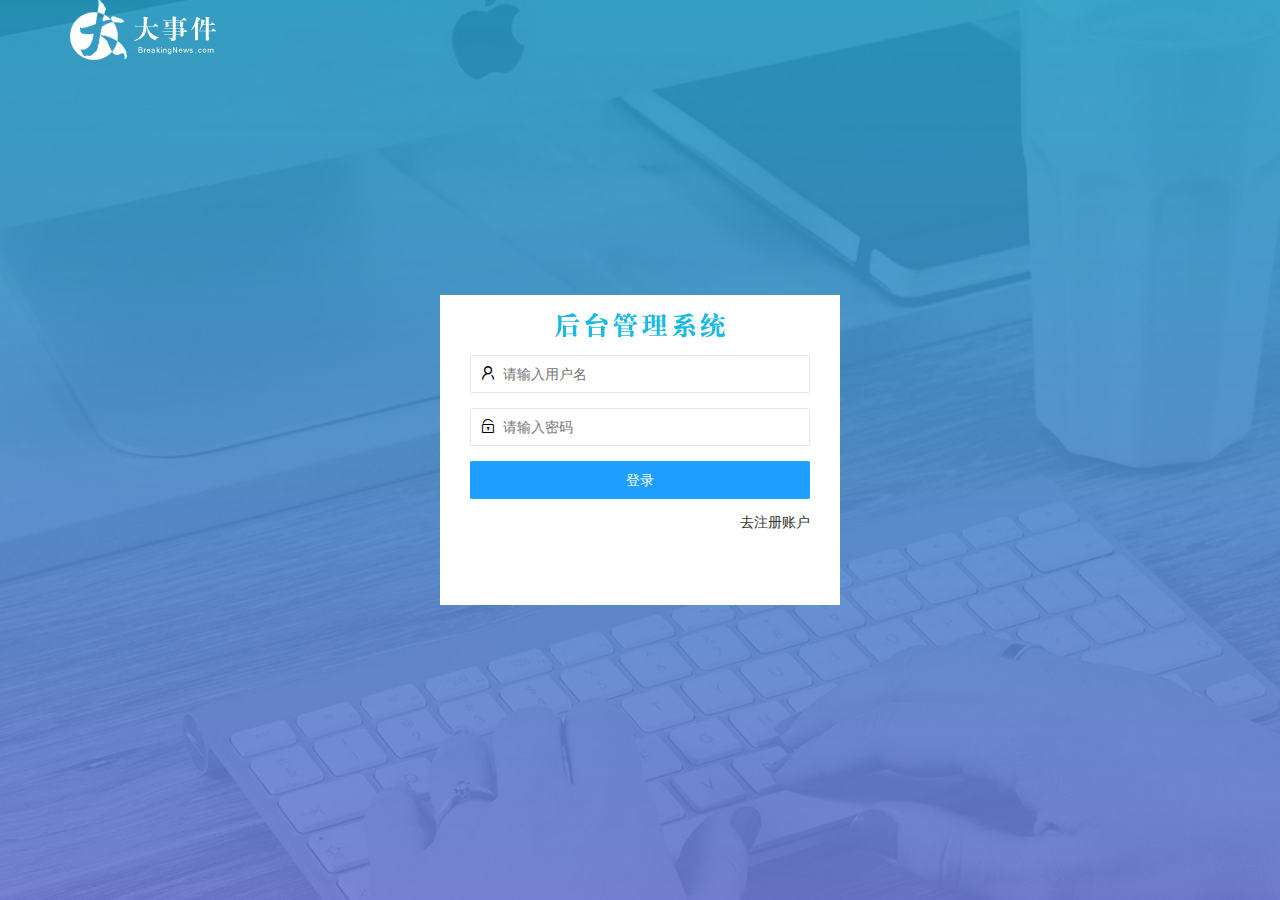
<file: login.html>
<!DOCTYPE html>
<html lang="en">
<head>
  <meta charset="UTF-8">
  <meta name="viewport" content="width=device-width, initial-scale=1.0">
  <title>大事件-登录/注册</title>
  <!-- 导入LayUI样式 -->
  <link rel="stylesheet" href="/assets/lib/layui/css/layui.css">
  <link rel="stylesheet" href="/assets/css/login.css">
</head>
<body>
  <!-- 头部的logo区域 -->
  <div class="layui-main">
    <img src="/assets/images/logo.png" alt="">
  </div>

  <!-- 登录注册区域 -->
  <div class="loginAndRegBox">
    <div class="title-box"></div>
    <!-- 登录的div -->
    <!-- 用户名 -->
    <div class="login-box" >
      <form class="layui-form" id="form_login">
        <div class="layui-form-item">
          <i class="layui-icon layui-icon-username"></i> 
          <input type="text" name="username" required  lay-verify="required" placeholder="请输入用户名" autocomplete="off" class="layui-input">
        </div>
        <!-- 密码 -->
        <div class="layui-form-item">
          <i class="layui-icon layui-icon-password"></i> 
          <input type="password" name="password" required  lay-verify="required|pwd" placeholder="请输入密码" autocomplete="off" class="layui-input">
        </div>
        <!-- 登录按钮 -->
        <div class="layui-form-item">
          <button class="layui-btn layui-btn-fluid layui-btn-normal" lay-submit >登录</button>
        </div>
        <div class="layui-form-item links">
          <div class="login-box" id="link_reg">
            <a href="javascript:;">去注册账户</a>
          </div>
        </div>
      </form>
    </div>
    
    <!-- 注册的div -->
    <div class="reg-box" >
      <form class="layui-form" id="form_reg">
        <div class="layui-form-item">
          <i class="layui-icon layui-icon-username"></i> 
          <input type="text" name="username" required  lay-verify="required" placeholder="请输入用户名" autocomplete="off" class="layui-input">
        </div>
        <!-- 密码 -->
        <div class="layui-form-item">
          <i class="layui-icon layui-icon-password"></i> 
          <input type="password" name="password" required  lay-verify="required|pwd" placeholder="请输入密码" autocomplete="off" class="layui-input">
        </div>
        <div class="layui-form-item">
          <i class="layui-icon layui-icon-password"></i> 
          <input type="password" name="repassword" required  lay-verify="required|pwd|repwd" placeholder="确认密码" autocomplete="off" class="layui-input">
        </div>
        <!-- 注册按钮 -->
        <div class="layui-form-item">
          <button class="layui-btn layui-btn-fluid layui-btn-normal" lay-submit >注册</button>
        </div>
        <div class="layui-form-item links">
          <div class="reg-box" id="link_login">
            <a href="javascript:;">去登录</a>
          </div>
        </div>
      </form>
    </div>
  </div>

  <!-- 导入layui 的js -->
  <script src="/assets/lib/layui/layui.all.js"></script>
  <!-- 导入JS -->
  <script src="/assets/lib/jquery.js"></script>
  <!-- 导入自己封装的baseAPI.js -->
  <script src="/assets/js/baseAPI.js"></script>
  <!-- 导入自己的js脚本 -->
  <script src="/assets/js/login.js"></script>
</body>
</html>
</file>
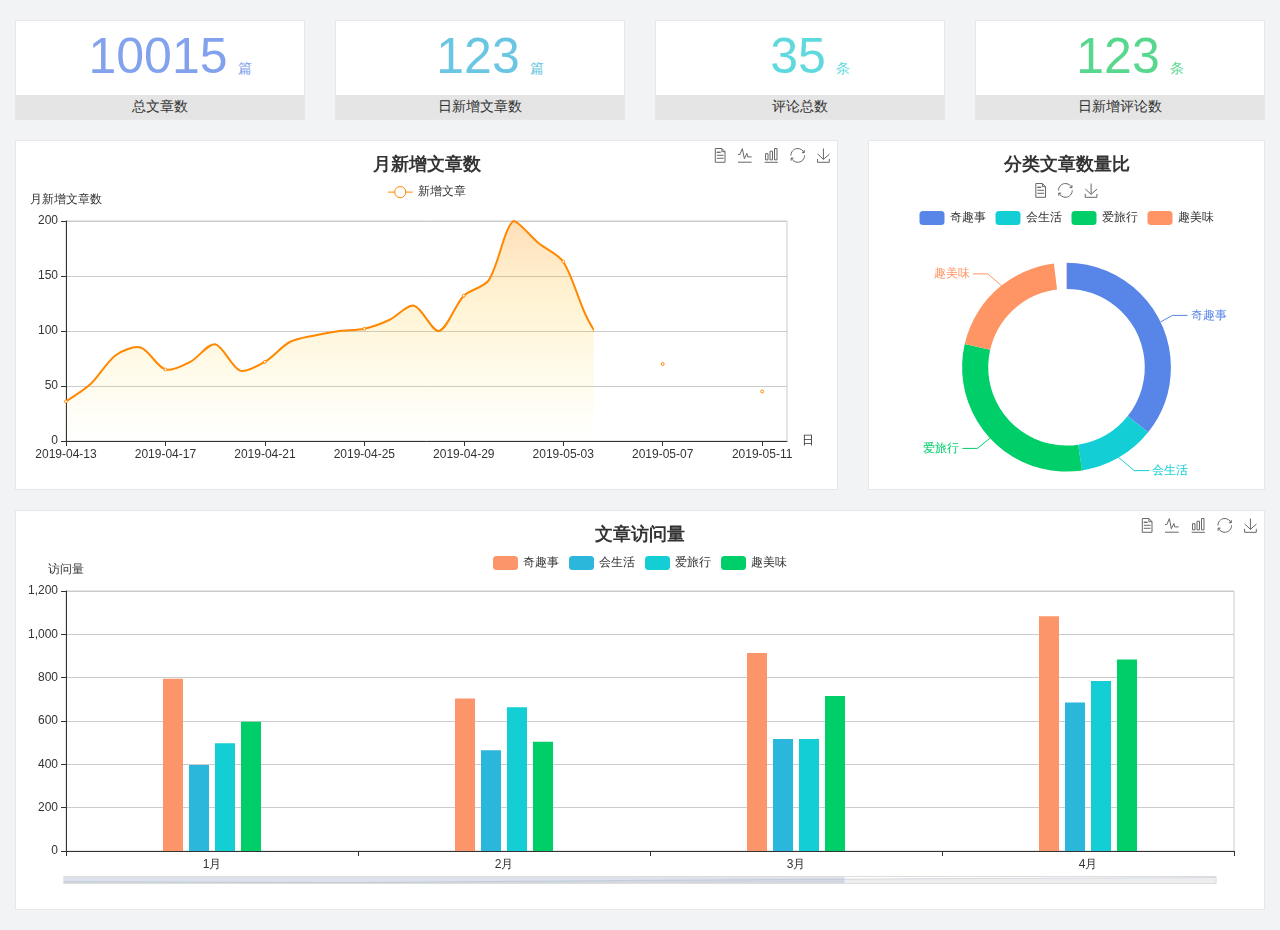
<file: home/dashboard.html>
<!DOCTYPE html>
<html lang="en">

<head>
  <meta charset="UTF-8">
  <meta name="viewport" content="width=device-width, initial-scale=1.0">
  <meta http-equiv="X-UA-Compatible" content="ie=edge">
  <title>图表统计</title>
  <link rel="stylesheet" href="../../assets/lib/bootstrap.css" />
  <link rel="stylesheet" href="../../assets/lib/main.css" />
  <script src="../../assets/lib/jquery.js"></script>
  <script type="text/javascript" src="../../assets/lib/echarts.min.js"></script>
</head>

<body>
  <div class="container-fluid">
    <div class="row spannel_list">
      <div class="col-sm-3 col-xs-6">
        <div class="spannel">
          <em>10015</em><span>篇</span>
          <b>总文章数</b>
        </div>
      </div>
      <div class="col-sm-3 col-xs-6">
        <div class="spannel scolor01">
          <em>123</em><span>篇</span>
          <b>日新增文章数</b>
        </div>
      </div>
      <div class="col-sm-3 col-xs-6">
        <div class="spannel scolor02">
          <em>35</em><span>条</span>
          <b>评论总数</b>
        </div>
      </div>
      <div class="col-sm-3 col-xs-6">
        <div class="spannel scolor03">
          <em>123</em><span>条</span>
          <b>日新增评论数</b>
        </div>
      </div>
    </div>
  </div>

  <div class="container-fluid">
    <div class="row curve-pie">
      <div class="col-lg-8 col-md-8">
        <div class="gragh_pannel" id="curve_show"></div>
      </div>
      <div class="col-lg-4 col-md-4">
        <div class="gragh_pannel" id="pie_show"></div>
      </div>
    </div>
  </div>

  <div class="container-fluid">
    <div class="column_pannel" id="column_show"></div>
  </div>

  <script>
    var oChart = echarts.init(document.getElementById('curve_show'));
    var aList_all = [
      { 'count': 36, 'date': '2019-04-13' },
      { 'count': 52, 'date': '2019-04-14' },
      { 'count': 78, 'date': '2019-04-15' },
      { 'count': 85, 'date': '2019-04-16' },
      { 'count': 65, 'date': '2019-04-17' },
      { 'count': 72, 'date': '2019-04-18' },
      { 'count': 88, 'date': '2019-04-19' },
      { 'count': 64, 'date': '2019-04-20' },
      { 'count': 72, 'date': '2019-04-21' },
      { 'count': 90, 'date': '2019-04-22' },
      { 'count': 96, 'date': '2019-04-23' },
      { 'count': 100, 'date': '2019-04-24' },
      { 'count': 102, 'date': '2019-04-25' },
      { 'count': 110, 'date': '2019-04-26' },
      { 'count': 123, 'date': '2019-04-27' },
      { 'count': 100, 'date': '2019-04-28' },
      { 'count': 132, 'date': '2019-04-29' },
      { 'count': 146, 'date': '2019-04-30' },
      { 'count': 200, 'date': '2019-05-01' },
      { 'count': 180, 'date': '2019-05-02' },
      { 'count': 163, 'date': '2019-05-03' },
      { 'count': 110, 'date': '2019-05-04' },
      { 'count': 80, 'date': '2019-05-05' },
      { 'count': 82, 'date': '2019-05-06' },
      { 'count': 70, 'date': '2019-05-07' },
      { 'count': 65, 'date': '2019-05-08' },
      { 'count': 54, 'date': '2019-05-09' },
      { 'count': 40, 'date': '2019-05-10' },
      { 'count': 45, 'date': '2019-05-11' },
      { 'count': 38, 'date': '2019-05-12' },
    ];

    let aCount = [];
    let aDate = [];

    for (var i = 0; i < aList_all.length; i++) {
      aCount.push(aList_all[i].count);
      aDate.push(aList_all[i].date);
    }

    var chartopt = {
      title: {
        text: '月新增文章数',
        left: 'center',
        top: '10'
      },
      tooltip: {
        trigger: 'axis'
      },
      legend: {
        data: ['新增文章'],
        top: '40'
      },
      toolbox: {
        show: true,
        feature: {
          mark: { show: true },
          dataView: { show: true, readOnly: false },
          magicType: { show: true, type: ['line', 'bar'] },
          restore: { show: true },
          saveAsImage: { show: true }
        }
      },
      calculable: true,
      xAxis: [
        {
          name: '日',
          type: 'category',
          boundaryGap: false,
          data: aDate
        }
      ],
      yAxis: [
        {
          name: '月新增文章数',
          type: 'value'
        }
      ],
      series: [
        {
          name: '新增文章',
          type: 'line',
          smooth: true,
          itemStyle: { normal: { areaStyle: { type: 'default' }, color: '#f80' }, lineStyle: { color: '#f80' } },
          data: aCount
        }],
      areaStyle: {
        normal: {
          color: new echarts.graphic.LinearGradient(0, 0, 0, 1, [{
            offset: 0,
            color: 'rgba(255,136,0,0.39)'
          }, {
            offset: .34,
            color: 'rgba(255,180,0,0.25)'
          }, {
            offset: 1,
            color: 'rgba(255,222,0,0.00)'
          }])

        }
      },
      grid: {
        show: true,
        x: 50,
        x2: 50,
        y: 80,
        height: 220
      }
    };

    oChart.setOption(chartopt);


    var oPie = echarts.init(document.getElementById('pie_show'));
    var oPieopt =
    {
      title: {
        top: 10,
        text: '分类文章数量比',
        x: 'center'
      },
      tooltip: {
        trigger: 'item',
        formatter: "{a} <br/>{b} : {c} ({d}%)"
      },
      color: ['#5885e8', '#13cfd5', '#00ce68', '#ff9565'],
      legend: {
        x: 'center',
        top: 65,
        data: ['奇趣事', '会生活', '爱旅行', '趣美味']
      },
      toolbox: {
        show: true,
        x: 'center',
        top: 35,
        feature: {
          mark: { show: true },
          dataView: { show: true, readOnly: false },
          magicType: {
            show: true,
            type: ['pie', 'funnel'],
            option: {
              funnel: {
                x: '25%',
                width: '50%',
                funnelAlign: 'left',
                max: 1548
              }
            }
          },
          restore: { show: true },
          saveAsImage: { show: true }
        }
      },
      calculable: true,
      series: [
        {
          name: '访问来源',
          type: 'pie',
          radius: ['45%', '60%'],
          center: ['50%', '65%'],
          data: [
            { value: 300, name: '奇趣事' },
            { value: 100, name: '会生活' },
            { value: 260, name: '爱旅行' },
            { value: 180, name: '趣美味' }
          ]
        }
      ]
    };
    oPie.setOption(oPieopt);



    var oColumn = this.echarts.init(document.getElementById('column_show'));
    var oColumnopt =
    {
      title: {
        text: '文章访问量',
        left: 'center',
        top: '10'
      },
      tooltip: {
        trigger: 'axis'
      },
      legend: {
        data: ['奇趣事', '会生活', '爱旅行', '趣美味'],
        top: '40'
      },
      toolbox: {
        show: true,
        feature: {
          mark: { show: true },
          dataView: { show: true, readOnly: false },
          magicType: { show: true, type: ['line', 'bar'] },
          restore: { show: true },
          saveAsImage: { show: true }
        }
      },
      calculable: true,
      xAxis: [
        {
          type: 'category',
          data: ['1月', '2月', '3月', '4月', '5月']
        }
      ],
      yAxis: [
        {
          name: '访问量',
          type: 'value'
        }
      ],
      series: [
        {
          name: '奇趣事',
          type: 'bar',
          barWidth: 20,
          itemStyle: {
            normal: { areaStyle: { type: 'default' }, color: '#fd956a' }
          },
          data: [800, 708, 920, 1090, 1200]
        },
        {
          name: '会生活',
          type: 'bar',
          barWidth: 20,
          itemStyle: {
            normal: { areaStyle: { type: 'default' }, color: '#2bb6db' }
          },
          data: [400, 468, 520, 690, 800]
        },
        {
          name: '爱旅行',
          type: 'bar',
          barWidth: 20,
          itemStyle: {
            normal: { areaStyle: { type: 'default' }, color: '#13cfd5' }
          },
          data: [500, 668, 520, 790, 900]
        },
        {
          name: '趣美味',
          type: 'bar',
          barWidth: 20,
          itemStyle: {
            normal: { areaStyle: { type: 'default' }, color: '#00ce68' }
          },
          data: [600, 508, 720, 890, 1000]
        }
      ],
      grid: {
        show: true,
        x: 50,
        x2: 30,
        y: 80,
        height: 260
      },
      dataZoom: [//给x轴设置滚动条
        {
          start: 0,//默认为0
          end: 100 - 1000 / 31,//默认为100
          type: 'slider',
          show: true,
          xAxisIndex: [0],
          handleSize: 0,//滑动条的 左右2个滑动条的大小
          height: 8,//组件高度
          left: 45, //左边的距离
          right: 50,//右边的距离
          bottom: 26,//右边的距离
          handleColor: '#ddd',//h滑动图标的颜色
          handleStyle: {
            borderColor: "#cacaca",
            borderWidth: "1",
            shadowBlur: 2,
            background: "#ddd",
            shadowColor: "#ddd",
          }
        }]
    };
    oColumn.setOption(oColumnopt);
  </script>
</body>

</html>
</file>
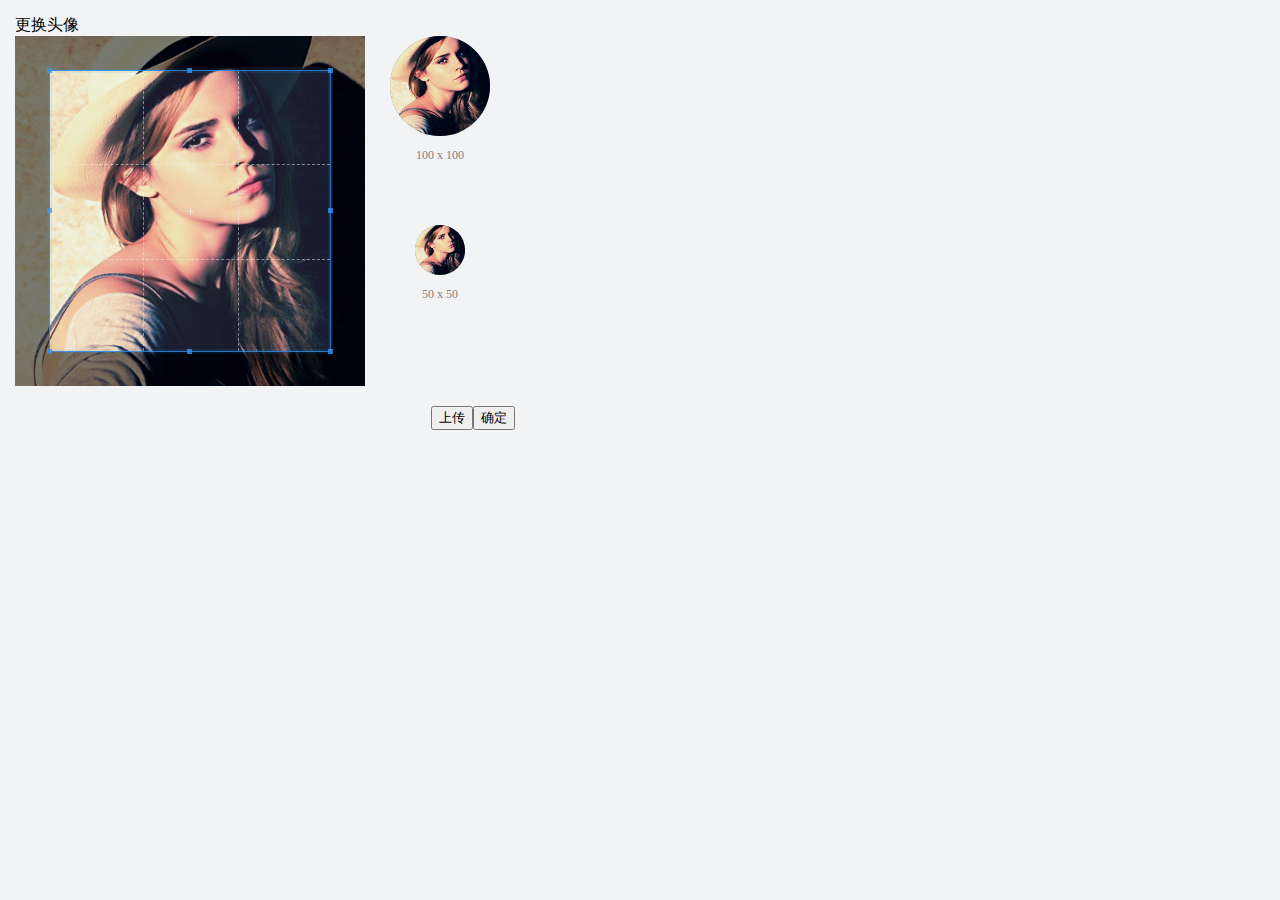
<file: user/user_avatar.html>
<!DOCTYPE html>
<html lang="en">
<head>
  <meta charset="UTF-8">
  <meta name="viewport" content="width=device-width, initial-scale=1.0">
  <title>Document</title>
  <link rel="stylesheet" href="/assets/lib/layui/layui.all.js">
  <link rel="stylesheet" href="/assets/lib/cropper/cropper.css">
  <link rel="stylesheet" href="/assets/css/user/user_avatar.css">
</head>
<body>
  <div class="layui-card">
    <div class="layui-card-header">更换头像</div>
    <div class="layui-card-body">
        <!-- 第一行的图片裁剪和预览区域 -->
      <div class="row1">
        <!-- 图片裁剪区域 -->
        <div class="cropper-box">
          <!-- 这个 img 标签很重要，将来会把它初始化为裁剪区域 -->
          <img id="image" src="/assets/images/sample.jpg" />
        </div>
        <!-- 图片的预览区域 -->
        <div class="preview-box">
          <div>
            <!-- 宽高为 100px 的预览区域 -->
            <div class="img-preview w100"></div>
            <p class="size">100 x 100</p>
          </div>
          <div>
            <!-- 宽高为 50px 的预览区域 -->
            <div class="img-preview w50"></div>
            <p class="size">50 x 50</p>
          </div>
        </div>
      </div>

      <!-- 第二行的按钮区域 -->
      <div class="row2">
        <!-- 通过 accept 属性，可以指定，允许用户选择什么类型的文件 -->
        <input type="file" id="file" accept="image/png,image/jpeg">
        <button type="button" class="layui-btn" id="btnChooesImage">上传</button>
        <button type="button" class="layui-btn layui-btn-danger" id="btnUpload">确定</button>
      </div>
    </div>
  </div>
  <script src="/assets/lib/layui/layui.all.js"></script>
  <script src="/assets/lib/jquery.js"></script>
  <script src="/assets/lib/cropper/Cropper.js"></script>
  <script src="/assets/lib/cropper/jquery-cropper.js"></script>
  <script src="/assets/js/baseAPI.js"></script>
  <script src="/assets/js/user/user_avatar.js"></script>
</body>
</html>
</file>
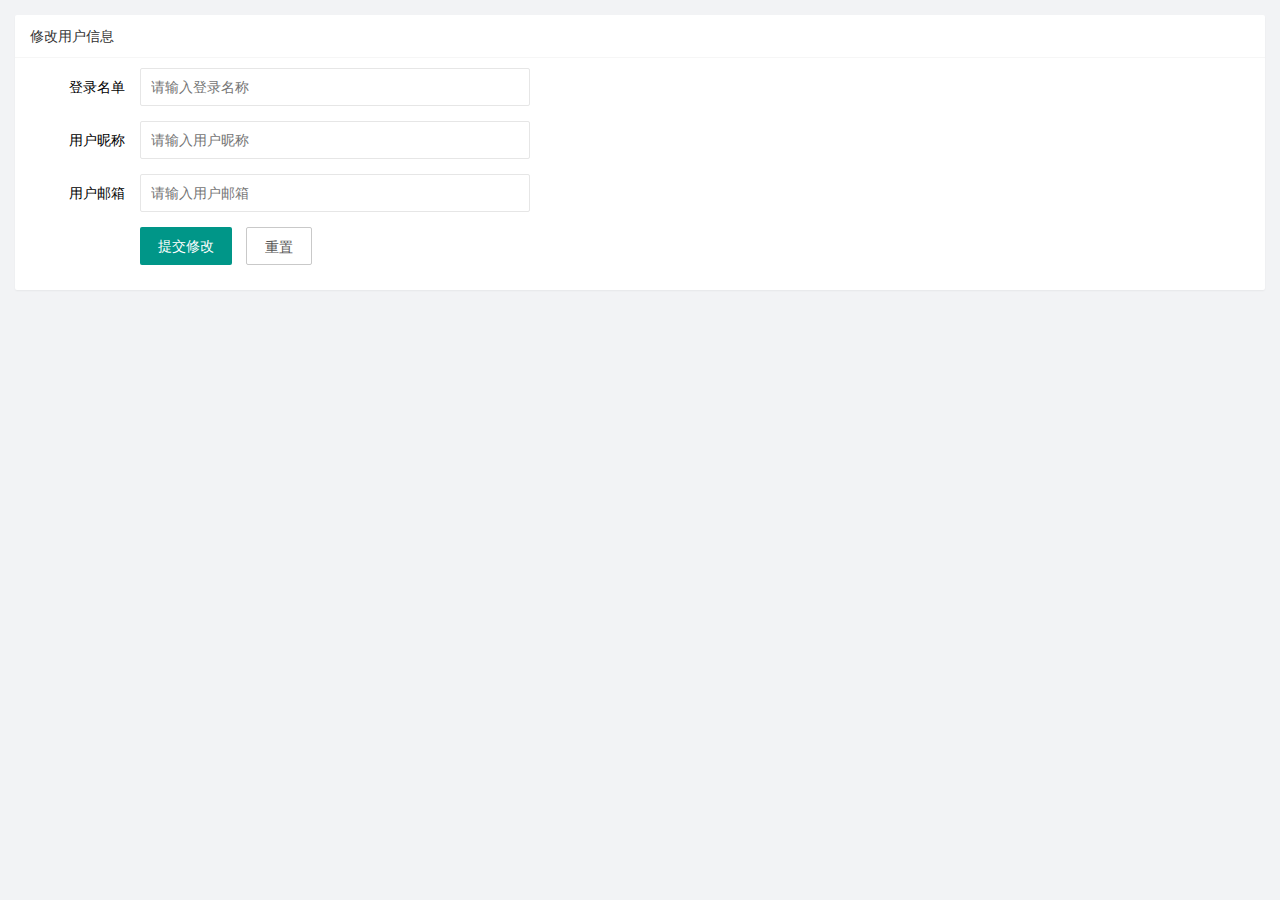
<file: user/user_info.html>
<!DOCTYPE html>
<html lang="en">
<head>
  <meta charset="UTF-8">
  <meta name="viewport" content="width=device-width, initial-scale=1.0">
  <title>Document</title>
  <!-- 导入layui的css -->
  <link rel="stylesheet" href="/assets/lib/layui/css/layui.css">
  <!-- 导入自己的css -->
  <link rel="stylesheet" href="/assets/css/user/user_info.css">
</head>
<body>
  <div class="layui-card">
    <div class="layui-card-header">修改用户信息</div>
    <div class="layui-card-body">
      <!-- form表单区域 -->
      <form class="layui-form" lay-filter="formUserInfo">
        <!-- 这是隐藏域 -->
        <input type="hidden" name="id">
        <div class="layui-form-item">
          <label class="layui-form-label">登录名单</label>
          <div class="layui-input-block">
            <input type="text" name="username" required  lay-verify="required" placeholder="请输入登录名称" autocomplete="off" class="layui-input" readonly>
          </div>
        </div>
        <div class="layui-form-item">
          <label class="layui-form-label">用户昵称</label>
          <div class="layui-input-block">
            <input type="text" name="nickname" required  lay-verify="required|nickname" placeholder="请输入用户昵称" autocomplete="off" class="layui-input">
          </div>
        </div>
        <div class="layui-form-item">
          <label class="layui-form-label">用户邮箱</label>
          <div class="layui-input-block">
            <input type="text" name="email" required  lay-verify="required|email" placeholder="请输入用户邮箱" autocomplete="off" class="layui-input">
          </div>
        </div>
        <div class="layui-form-item">
          <div class="layui-input-block">
            <button class="layui-btn" lay-submit lay-filter="formDemo">提交修改</button>
            <button type="reset" class="layui-btn layui-btn-primary" id="btnReset">重置</button>
          </div>
        </div>
      </form>
    </div>
  </div>

  <!-- 导入 latui 的js -->
  <script src="/assets/lib/layui/layui.all.js"></script>
  <!-- 导入jquery -->
  <script src="/assets/lib/jquery.js"></script>
  <!-- 导入baseAPI.js -->
  <script src="/assets/js/baseAPI.js"></script>
  <!-- 导入自己的js -->
  <script src="/assets/js/user/user_info.js"></script>
</body>
</html>
</file>
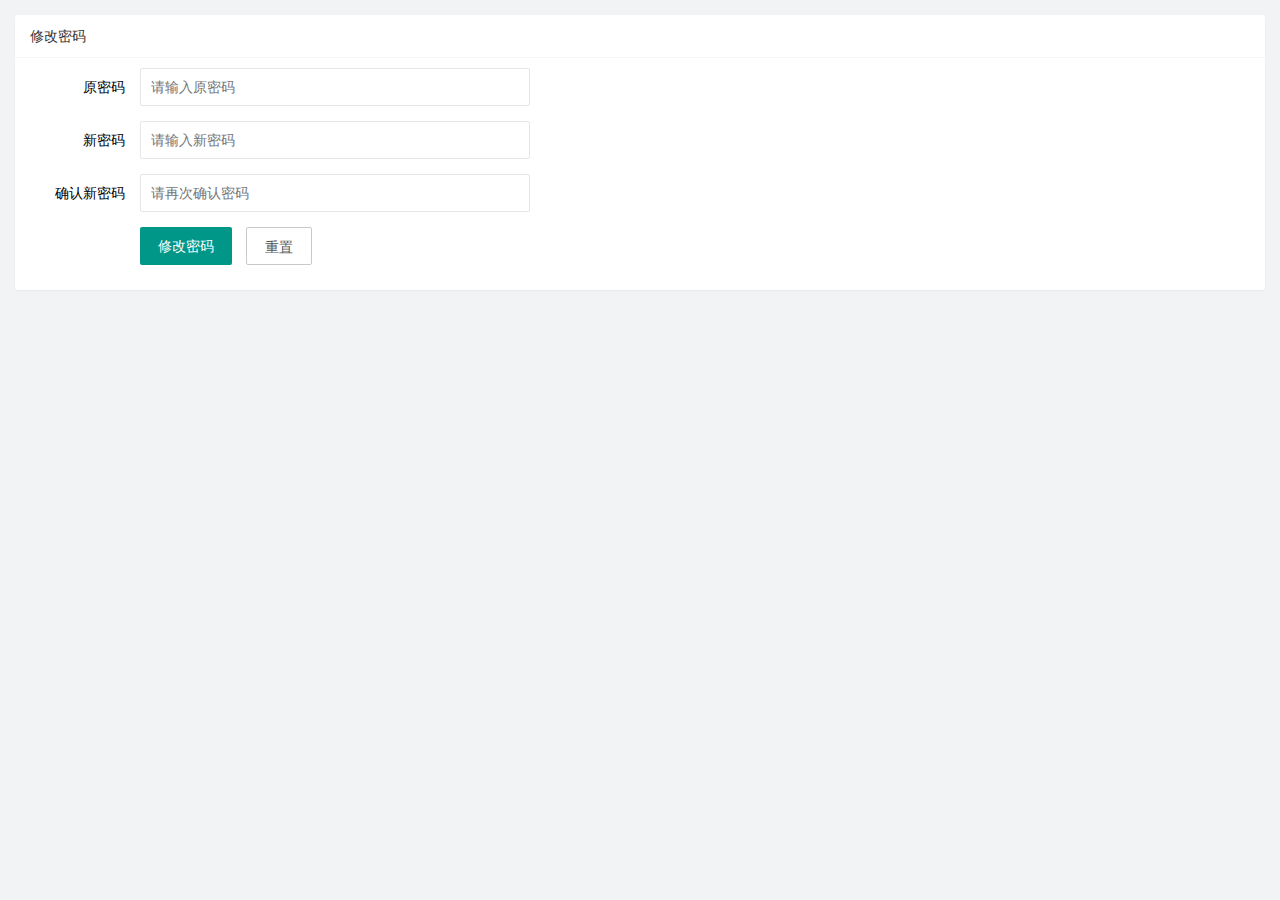
<file: user/user_pwd.html>
<!DOCTYPE html>
<html lang="en">
<head>
  <meta charset="UTF-8">
  <meta name="viewport" content="width=device-width, initial-scale=1.0">
  <title>Document</title>
  <link rel="stylesheet" href="/assets/lib/layui/css/layui.css">
  <link rel="stylesheet" href="/assets/css/user/user_pwd.css">
</head>
<body>
  <div class="layui-card">
    <div class="layui-card-header">修改密码</div>
    <div class="layui-card-body">
      <form class="layui-form" >
        <div class="layui-form-item">
          <label class="layui-form-label">原密码</label>
          <div class="layui-input-block">
            <input type="password" name="oldPwd" required  lay-verify="required|pwd" placeholder="请输入原密码" autocomplete="off" class="layui-input">
          </div>
        </div>
        <div class="layui-form-item">
          <label class="layui-form-label">新密码</label>
          <div class="layui-input-block">
            <input type="password" name="newPwd" required  lay-verify="required|pwd|samePwd" placeholder="请输入新密码" autocomplete="off" class="layui-input">
          </div>
        </div>
        <div class="layui-form-item">
          <label class="layui-form-label">确认新密码</label>
          <div class="layui-input-block">
            <input type="password" name="rePwd" required  lay-verify="required|pwd|rePwd" placeholder="请再次确认密码" autocomplete="off" class="layui-input">
          </div>
        </div>
        <div class="layui-form-item">
          <div class="layui-input-block">
            <button class="layui-btn" lay-submit lay-filter="formDemo">修改密码</button>
            <button type="reset" class="layui-btn layui-btn-primary">重置</button>
          </div>
        </div>
      </form>
    </div>
  </div>

  <script src="/assets/lib/layui/layui.all.js"></script>
  <script src="/assets/lib/jquery.js"></script>
  <script src="/assets/js/baseAPI.js"></script>
  <script src="/assets/js/user/user_pwd.js"></script>
</body>
</html>
</file>
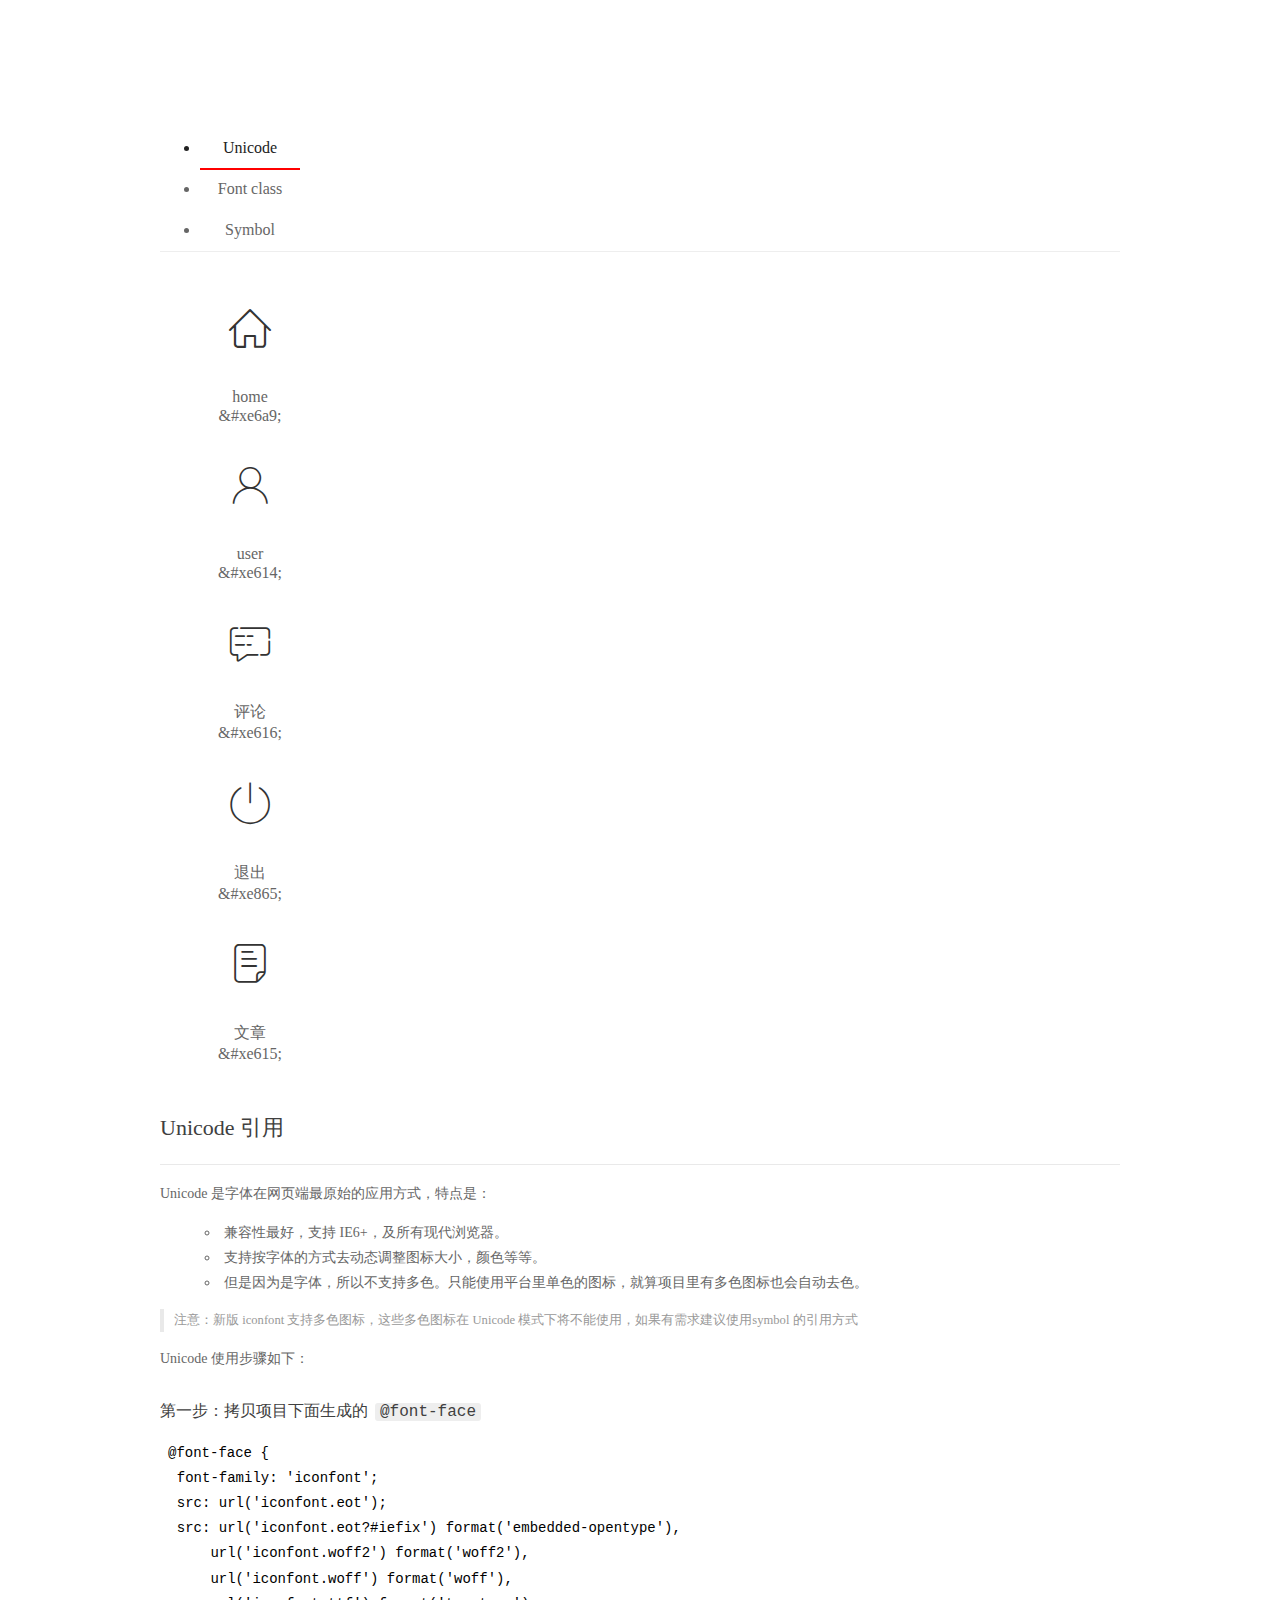
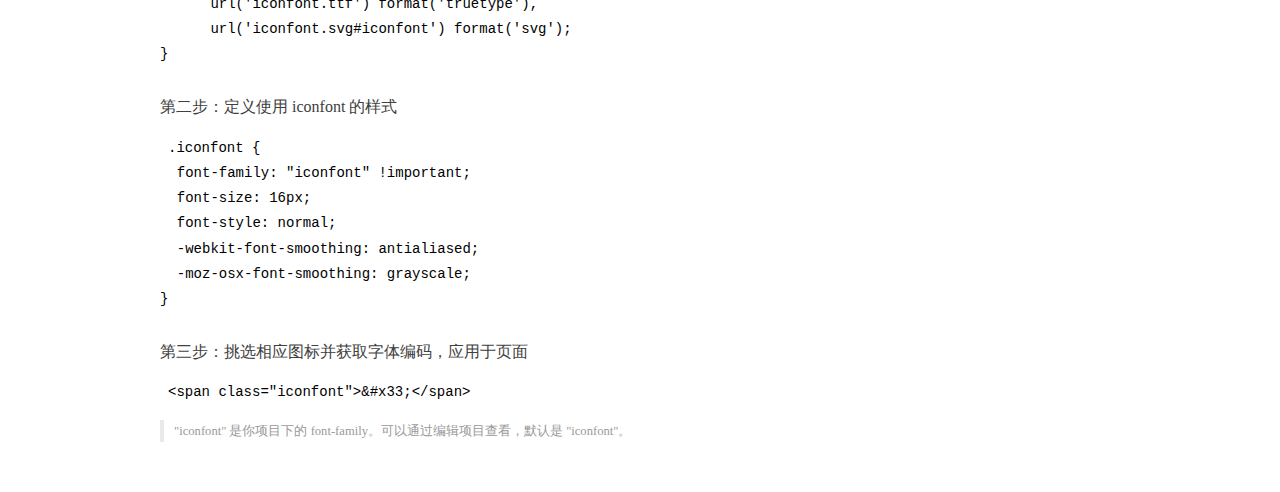
<file: assets/fonts/demo_index.html>
<!DOCTYPE html>
<html>
<head>
  <meta charset="utf-8"/>
  <title>IconFont Demo</title>
  <link rel="shortcut icon" href="https://gtms04.alicdn.com/tps/i4/TB1_oz6GVXXXXaFXpXXJDFnIXXX-64-64.ico" type="image/x-icon"/>
  <link rel="stylesheet" href="https://g.alicdn.com/thx/cube/1.3.2/cube.min.css">
  <link rel="stylesheet" href="demo.css">
  <link rel="stylesheet" href="iconfont.css">
  <script src="iconfont.js"></script>
  <!-- jQuery -->
  <script src="https://a1.alicdn.com/oss/uploads/2018/12/26/7bfddb60-08e8-11e9-9b04-53e73bb6408b.js"></script>
  <!-- 代码高亮 -->
  <script src="https://a1.alicdn.com/oss/uploads/2018/12/26/a3f714d0-08e6-11e9-8a15-ebf944d7534c.js"></script>
</head>
<body>
  <div class="main">
    <h1 class="logo"><a href="https://www.iconfont.cn/" title="iconfont 首页" target="_blank">&#xe86b;</a></h1>
    <div class="nav-tabs">
      <ul id="tabs" class="dib-box">
        <li class="dib active"><span>Unicode</span></li>
        <li class="dib"><span>Font class</span></li>
        <li class="dib"><span>Symbol</span></li>
      </ul>
      
    </div>
    <div class="tab-container">
      <div class="content unicode" style="display: block;">
          <ul class="icon_lists dib-box">
          
            <li class="dib">
              <span class="icon iconfont">&#xe6a9;</span>
                <div class="name">home</div>
                <div class="code-name">&amp;#xe6a9;</div>
              </li>
          
            <li class="dib">
              <span class="icon iconfont">&#xe614;</span>
                <div class="name">user</div>
                <div class="code-name">&amp;#xe614;</div>
              </li>
          
            <li class="dib">
              <span class="icon iconfont">&#xe616;</span>
                <div class="name">评论</div>
                <div class="code-name">&amp;#xe616;</div>
              </li>
          
            <li class="dib">
              <span class="icon iconfont">&#xe865;</span>
                <div class="name">退出</div>
                <div class="code-name">&amp;#xe865;</div>
              </li>
          
            <li class="dib">
              <span class="icon iconfont">&#xe615;</span>
                <div class="name">文章</div>
                <div class="code-name">&amp;#xe615;</div>
              </li>
          
          </ul>
          <div class="article markdown">
          <h2 id="unicode-">Unicode 引用</h2>
          <hr>

          <p>Unicode 是字体在网页端最原始的应用方式，特点是：</p>
          <ul>
            <li>兼容性最好，支持 IE6+，及所有现代浏览器。</li>
            <li>支持按字体的方式去动态调整图标大小，颜色等等。</li>
            <li>但是因为是字体，所以不支持多色。只能使用平台里单色的图标，就算项目里有多色图标也会自动去色。</li>
          </ul>
          <blockquote>
            <p>注意：新版 iconfont 支持多色图标，这些多色图标在 Unicode 模式下将不能使用，如果有需求建议使用symbol 的引用方式</p>
          </blockquote>
          <p>Unicode 使用步骤如下：</p>
          <h3 id="-font-face">第一步：拷贝项目下面生成的 <code>@font-face</code></h3>
<pre><code class="language-css"
>@font-face {
  font-family: 'iconfont';
  src: url('iconfont.eot');
  src: url('iconfont.eot?#iefix') format('embedded-opentype'),
      url('iconfont.woff2') format('woff2'),
      url('iconfont.woff') format('woff'),
      url('iconfont.ttf') format('truetype'),
      url('iconfont.svg#iconfont') format('svg');
}
</code></pre>
          <h3 id="-iconfont-">第二步：定义使用 iconfont 的样式</h3>
<pre><code class="language-css"
>.iconfont {
  font-family: "iconfont" !important;
  font-size: 16px;
  font-style: normal;
  -webkit-font-smoothing: antialiased;
  -moz-osx-font-smoothing: grayscale;
}
</code></pre>
          <h3 id="-">第三步：挑选相应图标并获取字体编码，应用于页面</h3>
<pre>
<code class="language-html"
>&lt;span class="iconfont"&gt;&amp;#x33;&lt;/span&gt;
</code></pre>
          <blockquote>
            <p>"iconfont" 是你项目下的 font-family。可以通过编辑项目查看，默认是 "iconfont"。</p>
          </blockquote>
          </div>
      </div>
      <div class="content font-class">
        <ul class="icon_lists dib-box">
          
          <li class="dib">
            <span class="icon iconfont icon-home"></span>
            <div class="name">
              home
            </div>
            <div class="code-name">.icon-home
            </div>
          </li>
          
          <li class="dib">
            <span class="icon iconfont icon-user"></span>
            <div class="name">
              user
            </div>
            <div class="code-name">.icon-user
            </div>
          </li>
          
          <li class="dib">
            <span class="icon iconfont icon-pinglun"></span>
            <div class="name">
              评论
            </div>
            <div class="code-name">.icon-pinglun
            </div>
          </li>
          
          <li class="dib">
            <span class="icon iconfont icon-tuichu"></span>
            <div class="name">
              退出
            </div>
            <div class="code-name">.icon-tuichu
            </div>
          </li>
          
          <li class="dib">
            <span class="icon iconfont icon-16"></span>
            <div class="name">
              文章
            </div>
            <div class="code-name">.icon-16
            </div>
          </li>
          
        </ul>
        <div class="article markdown">
        <h2 id="font-class-">font-class 引用</h2>
        <hr>

        <p>font-class 是 Unicode 使用方式的一种变种，主要是解决 Unicode 书写不直观，语意不明确的问题。</p>
        <p>与 Unicode 使用方式相比，具有如下特点：</p>
        <ul>
          <li>兼容性良好，支持 IE8+，及所有现代浏览器。</li>
          <li>相比于 Unicode 语意明确，书写更直观。可以很容易分辨这个 icon 是什么。</li>
          <li>因为使用 class 来定义图标，所以当要替换图标时，只需要修改 class 里面的 Unicode 引用。</li>
          <li>不过因为本质上还是使用的字体，所以多色图标还是不支持的。</li>
        </ul>
        <p>使用步骤如下：</p>
        <h3 id="-fontclass-">第一步：引入项目下面生成的 fontclass 代码：</h3>
<pre><code class="language-html">&lt;link rel="stylesheet" href="./iconfont.css"&gt;
</code></pre>
        <h3 id="-">第二步：挑选相应图标并获取类名，应用于页面：</h3>
<pre><code class="language-html">&lt;span class="iconfont icon-xxx"&gt;&lt;/span&gt;
</code></pre>
        <blockquote>
          <p>"
            iconfont" 是你项目下的 font-family。可以通过编辑项目查看，默认是 "iconfont"。</p>
        </blockquote>
      </div>
      </div>
      <div class="content symbol">
          <ul class="icon_lists dib-box">
          
            <li class="dib">
                <svg class="icon svg-icon" aria-hidden="true">
                  <use xlink:href="#icon-home"></use>
                </svg>
                <div class="name">home</div>
                <div class="code-name">#icon-home</div>
            </li>
          
            <li class="dib">
                <svg class="icon svg-icon" aria-hidden="true">
                  <use xlink:href="#icon-user"></use>
                </svg>
                <div class="name">user</div>
                <div class="code-name">#icon-user</div>
            </li>
          
            <li class="dib">
                <svg class="icon svg-icon" aria-hidden="true">
                  <use xlink:href="#icon-pinglun"></use>
                </svg>
                <div class="name">评论</div>
                <div class="code-name">#icon-pinglun</div>
            </li>
          
            <li class="dib">
                <svg class="icon svg-icon" aria-hidden="true">
                  <use xlink:href="#icon-tuichu"></use>
                </svg>
                <div class="name">退出</div>
                <div class="code-name">#icon-tuichu</div>
            </li>
          
            <li class="dib">
                <svg class="icon svg-icon" aria-hidden="true">
                  <use xlink:href="#icon-16"></use>
                </svg>
                <div class="name">文章</div>
                <div class="code-name">#icon-16</div>
            </li>
          
          </ul>
          <div class="article markdown">
          <h2 id="symbol-">Symbol 引用</h2>
          <hr>

          <p>这是一种全新的使用方式，应该说这才是未来的主流，也是平台目前推荐的用法。相关介绍可以参考这篇<a href="">文章</a>
            这种用法其实是做了一个 SVG 的集合，与另外两种相比具有如下特点：</p>
          <ul>
            <li>支持多色图标了，不再受单色限制。</li>
            <li>通过一些技巧，支持像字体那样，通过 <code>font-size</code>, <code>color</code> 来调整样式。</li>
            <li>兼容性较差，支持 IE9+，及现代浏览器。</li>
            <li>浏览器渲染 SVG 的性能一般，还不如 png。</li>
          </ul>
          <p>使用步骤如下：</p>
          <h3 id="-symbol-">第一步：引入项目下面生成的 symbol 代码：</h3>
<pre><code class="language-html">&lt;script src="./iconfont.js"&gt;&lt;/script&gt;
</code></pre>
          <h3 id="-css-">第二步：加入通用 CSS 代码（引入一次就行）：</h3>
<pre><code class="language-html">&lt;style&gt;
.icon {
  width: 1em;
  height: 1em;
  vertical-align: -0.15em;
  fill: currentColor;
  overflow: hidden;
}
&lt;/style&gt;
</code></pre>
          <h3 id="-">第三步：挑选相应图标并获取类名，应用于页面：</h3>
<pre><code class="language-html">&lt;svg class="icon" aria-hidden="true"&gt;
  &lt;use xlink:href="#icon-xxx"&gt;&lt;/use&gt;
&lt;/svg&gt;
</code></pre>
          </div>
      </div>

    </div>
  </div>
  <script>
  $(document).ready(function () {
      $('.tab-container .content:first').show()

      $('#tabs li').click(function (e) {
        var tabContent = $('.tab-container .content')
        var index = $(this).index()

        if ($(this).hasClass('active')) {
          return
        } else {
          $('#tabs li').removeClass('active')
          $(this).addClass('active')

          tabContent.hide().eq(index).fadeIn()
        }
      })
    })
  </script>
</body>
</html>
</file>
<file: assets/lib/layui/css/layui.css>
/** layui-v2.5.5 MIT License By https://www.layui.com */
 .layui-inline,img{display:inline-block;vertical-align:middle}h1,h2,h3,h4,h5,h6{font-weight:400}.layui-edge,.layui-header,.layui-inline,.layui-main{position:relative}.layui-body,.layui-edge,.layui-elip{overflow:hidden}.layui-btn,.layui-edge,.layui-inline,img{vertical-align:middle}.layui-btn,.layui-disabled,.layui-icon,.layui-unselect{-moz-user-select:none;-webkit-user-select:none;-ms-user-select:none}.layui-elip,.layui-form-checkbox span,.layui-form-pane .layui-form-label{text-overflow:ellipsis;white-space:nowrap}.layui-breadcrumb,.layui-tree-btnGroup{visibility:hidden}blockquote,body,button,dd,div,dl,dt,form,h1,h2,h3,h4,h5,h6,input,li,ol,p,pre,td,textarea,th,ul{margin:0;padding:0;-webkit-tap-highlight-color:rgba(0,0,0,0)}a:active,a:hover{outline:0}img{border:none}li{list-style:none}table{border-collapse:collapse;border-spacing:0}h4,h5,h6{font-size:100%}button,input,optgroup,option,select,textarea{font-family:inherit;font-size:inherit;font-style:inherit;font-weight:inherit;outline:0}pre{white-space:pre-wrap;white-space:-moz-pre-wrap;white-space:-pre-wrap;white-space:-o-pre-wrap;word-wrap:break-word}body{line-height:24px;font:14px Helvetica Neue,Helvetica,PingFang SC,Tahoma,Arial,sans-serif}hr{height:1px;margin:10px 0;border:0;clear:both}a{color:#333;text-decoration:none}a:hover{color:#777}a cite{font-style:normal;*cursor:pointer}.layui-border-box,.layui-border-box *{box-sizing:border-box}.layui-box,.layui-box *{box-sizing:content-box}.layui-clear{clear:both;*zoom:1}.layui-clear:after{content:'\20';clear:both;*zoom:1;display:block;height:0}.layui-inline{*display:inline;*zoom:1}.layui-edge{display:inline-block;width:0;height:0;border-width:6px;border-style:dashed;border-color:transparent}.layui-edge-top{top:-4px;border-bottom-color:#999;border-bottom-style:solid}.layui-edge-right{border-left-color:#999;border-left-style:solid}.layui-edge-bottom{top:2px;border-top-color:#999;border-top-style:solid}.layui-edge-left{border-right-color:#999;border-right-style:solid}.layui-disabled,.layui-disabled:hover{color:#d2d2d2!important;cursor:not-allowed!important}.layui-circle{border-radius:100%}.layui-show{display:block!important}.layui-hide{display:none!important}@font-face{font-family:layui-icon;src:url(../font/iconfont.eot?v=250);src:url(../font/iconfont.eot?v=250#iefix) format('embedded-opentype'),url(../font/iconfont.woff2?v=250) format('woff2'),url(../font/iconfont.woff?v=250) format('woff'),url(../font/iconfont.ttf?v=250) format('truetype'),url(../font/iconfont.svg?v=250#layui-icon) format('svg')}.layui-icon{font-family:layui-icon!important;font-size:16px;font-style:normal;-webkit-font-smoothing:antialiased;-moz-osx-font-smoothing:grayscale}.layui-icon-reply-fill:before{content:"\e611"}.layui-icon-set-fill:before{content:"\e614"}.layui-icon-menu-fill:before{content:"\e60f"}.layui-icon-search:before{content:"\e615"}.layui-icon-share:before{content:"\e641"}.layui-icon-set-sm:before{content:"\e620"}.layui-icon-engine:before{content:"\e628"}.layui-icon-close:before{content:"\1006"}.layui-icon-close-fill:before{content:"\1007"}.layui-icon-chart-screen:before{content:"\e629"}.layui-icon-star:before{content:"\e600"}.layui-icon-circle-dot:before{content:"\e617"}.layui-icon-chat:before{content:"\e606"}.layui-icon-release:before{content:"\e609"}.layui-icon-list:before{content:"\e60a"}.layui-icon-chart:before{content:"\e62c"}.layui-icon-ok-circle:before{content:"\1005"}.layui-icon-layim-theme:before{content:"\e61b"}.layui-icon-table:before{content:"\e62d"}.layui-icon-right:before{content:"\e602"}.layui-icon-left:before{content:"\e603"}.layui-icon-cart-simple:before{content:"\e698"}.layui-icon-face-cry:before{content:"\e69c"}.layui-icon-face-smile:before{content:"\e6af"}.layui-icon-survey:before{content:"\e6b2"}.layui-icon-tree:before{content:"\e62e"}.layui-icon-upload-circle:before{content:"\e62f"}.layui-icon-add-circle:before{content:"\e61f"}.layui-icon-download-circle:before{content:"\e601"}.layui-icon-templeate-1:before{content:"\e630"}.layui-icon-util:before{content:"\e631"}.layui-icon-face-surprised:before{content:"\e664"}.layui-icon-edit:before{content:"\e642"}.layui-icon-speaker:before{content:"\e645"}.layui-icon-down:before{content:"\e61a"}.layui-icon-file:before{content:"\e621"}.layui-icon-layouts:before{content:"\e632"}.layui-icon-rate-half:before{content:"\e6c9"}.layui-icon-add-circle-fine:before{content:"\e608"}.layui-icon-prev-circle:before{content:"\e633"}.layui-icon-read:before{content:"\e705"}.layui-icon-404:before{content:"\e61c"}.layui-icon-carousel:before{content:"\e634"}.layui-icon-help:before{content:"\e607"}.layui-icon-code-circle:before{content:"\e635"}.layui-icon-water:before{content:"\e636"}.layui-icon-username:before{content:"\e66f"}.layui-icon-find-fill:before{content:"\e670"}.layui-icon-about:before{content:"\e60b"}.layui-icon-location:before{content:"\e715"}.layui-icon-up:before{content:"\e619"}.layui-icon-pause:before{content:"\e651"}.layui-icon-date:before{content:"\e637"}.layui-icon-layim-uploadfile:before{content:"\e61d"}.layui-icon-delete:before{content:"\e640"}.layui-icon-play:before{content:"\e652"}.layui-icon-top:before{content:"\e604"}.layui-icon-friends:before{content:"\e612"}.layui-icon-refresh-3:before{content:"\e9aa"}.layui-icon-ok:before{content:"\e605"}.layui-icon-layer:before{content:"\e638"}.layui-icon-face-smile-fine:before{content:"\e60c"}.layui-icon-dollar:before{content:"\e659"}.layui-icon-group:before{content:"\e613"}.layui-icon-layim-download:before{content:"\e61e"}.layui-icon-picture-fine:before{content:"\e60d"}.layui-icon-link:before{content:"\e64c"}.layui-icon-diamond:before{content:"\e735"}.layui-icon-log:before{content:"\e60e"}.layui-icon-rate-solid:before{content:"\e67a"}.layui-icon-fonts-del:before{content:"\e64f"}.layui-icon-unlink:before{content:"\e64d"}.layui-icon-fonts-clear:before{content:"\e639"}.layui-icon-triangle-r:before{content:"\e623"}.layui-icon-circle:before{content:"\e63f"}.layui-icon-radio:before{content:"\e643"}.layui-icon-align-center:before{content:"\e647"}.layui-icon-align-right:before{content:"\e648"}.layui-icon-align-left:before{content:"\e649"}.layui-icon-loading-1:before{content:"\e63e"}.layui-icon-return:before{content:"\e65c"}.layui-icon-fonts-strong:before{content:"\e62b"}.layui-icon-upload:before{content:"\e67c"}.layui-icon-dialogue:before{content:"\e63a"}.layui-icon-video:before{content:"\e6ed"}.layui-icon-headset:before{content:"\e6fc"}.layui-icon-cellphone-fine:before{content:"\e63b"}.layui-icon-add-1:before{content:"\e654"}.layui-icon-face-smile-b:before{content:"\e650"}.layui-icon-fonts-html:before{content:"\e64b"}.layui-icon-form:before{content:"\e63c"}.layui-icon-cart:before{content:"\e657"}.layui-icon-camera-fill:before{content:"\e65d"}.layui-icon-tabs:before{content:"\e62a"}.layui-icon-fonts-code:before{content:"\e64e"}.layui-icon-fire:before{content:"\e756"}.layui-icon-set:before{content:"\e716"}.layui-icon-fonts-u:before{content:"\e646"}.layui-icon-triangle-d:before{content:"\e625"}.layui-icon-tips:before{content:"\e702"}.layui-icon-picture:before{content:"\e64a"}.layui-icon-more-vertical:before{content:"\e671"}.layui-icon-flag:before{content:"\e66c"}.layui-icon-loading:before{content:"\e63d"}.layui-icon-fonts-i:before{content:"\e644"}.layui-icon-refresh-1:before{content:"\e666"}.layui-icon-rmb:before{content:"\e65e"}.layui-icon-home:before{content:"\e68e"}.layui-icon-user:before{content:"\e770"}.layui-icon-notice:before{content:"\e667"}.layui-icon-login-weibo:before{content:"\e675"}.layui-icon-voice:before{content:"\e688"}.layui-icon-upload-drag:before{content:"\e681"}.layui-icon-login-qq:before{content:"\e676"}.layui-icon-snowflake:before{content:"\e6b1"}.layui-icon-file-b:before{content:"\e655"}.layui-icon-template:before{content:"\e663"}.layui-icon-auz:before{content:"\e672"}.layui-icon-console:before{content:"\e665"}.layui-icon-app:before{content:"\e653"}.layui-icon-prev:before{content:"\e65a"}.layui-icon-website:before{content:"\e7ae"}.layui-icon-next:before{content:"\e65b"}.layui-icon-component:before{content:"\e857"}.layui-icon-more:before{content:"\e65f"}.layui-icon-login-wechat:before{content:"\e677"}.layui-icon-shrink-right:before{content:"\e668"}.layui-icon-spread-left:before{content:"\e66b"}.layui-icon-camera:before{content:"\e660"}.layui-icon-note:before{content:"\e66e"}.layui-icon-refresh:before{content:"\e669"}.layui-icon-female:before{content:"\e661"}.layui-icon-male:before{content:"\e662"}.layui-icon-password:before{content:"\e673"}.layui-icon-senior:before{content:"\e674"}.layui-icon-theme:before{content:"\e66a"}.layui-icon-tread:before{content:"\e6c5"}.layui-icon-praise:before{content:"\e6c6"}.layui-icon-star-fill:before{content:"\e658"}.layui-icon-rate:before{content:"\e67b"}.layui-icon-template-1:before{content:"\e656"}.layui-icon-vercode:before{content:"\e679"}.layui-icon-cellphone:before{content:"\e678"}.layui-icon-screen-full:before{content:"\e622"}.layui-icon-screen-restore:before{content:"\e758"}.layui-icon-cols:before{content:"\e610"}.layui-icon-export:before{content:"\e67d"}.layui-icon-print:before{content:"\e66d"}.layui-icon-slider:before{content:"\e714"}.layui-icon-addition:before{content:"\e624"}.layui-icon-subtraction:before{content:"\e67e"}.layui-icon-service:before{content:"\e626"}.layui-icon-transfer:before{content:"\e691"}.layui-main{width:1140px;margin:0 auto}.layui-header{z-index:1000;height:60px}.layui-header a:hover{transition:all .5s;-webkit-transition:all .5s}.layui-side{position:fixed;left:0;top:0;bottom:0;z-index:999;width:200px;overflow-x:hidden}.layui-side-scroll{position:relative;width:220px;height:100%;overflow-x:hidden}.layui-body{position:absolute;left:200px;right:0;top:0;bottom:0;z-index:998;width:auto;overflow-y:auto;box-sizing:border-box}.layui-layout-body{overflow:hidden}.layui-layout-admin .layui-header{background-color:#23262E}.layui-layout-admin .layui-side{top:60px;width:200px;overflow-x:hidden}.layui-layout-admin .layui-body{position:fixed;top:60px;bottom:44px}.layui-layout-admin .layui-main{width:auto;margin:0 15px}.layui-layout-admin .layui-footer{position:fixed;left:200px;right:0;bottom:0;height:44px;line-height:44px;padding:0 15px;background-color:#eee}.layui-layout-admin .layui-logo{position:absolute;left:0;top:0;width:200px;height:100%;line-height:60px;text-align:center;color:#009688;font-size:16px}.layui-layout-admin .layui-header .layui-nav{background:0 0}.layui-layout-left{position:absolute!important;left:200px;top:0}.layui-layout-right{position:absolute!important;right:0;top:0}.layui-container{position:relative;margin:0 auto;padding:0 15px;box-sizing:border-box}.layui-fluid{position:relative;margin:0 auto;padding:0 15px}.layui-row:after,.layui-row:before{content:'';display:block;clear:both}.layui-col-lg1,.layui-col-lg10,.layui-col-lg11,.layui-col-lg12,.layui-col-lg2,.layui-col-lg3,.layui-col-lg4,.layui-col-lg5,.layui-col-lg6,.layui-col-lg7,.layui-col-lg8,.layui-col-lg9,.layui-col-md1,.layui-col-md10,.layui-col-md11,.layui-col-md12,.layui-col-md2,.layui-col-md3,.layui-col-md4,.layui-col-md5,.layui-col-md6,.layui-col-md7,.layui-col-md8,.layui-col-md9,.layui-col-sm1,.layui-col-sm10,.layui-col-sm11,.layui-col-sm12,.layui-col-sm2,.layui-col-sm3,.layui-col-sm4,.layui-col-sm5,.layui-col-sm6,.layui-col-sm7,.layui-col-sm8,.layui-col-sm9,.layui-col-xs1,.layui-col-xs10,.layui-col-xs11,.layui-col-xs12,.layui-col-xs2,.layui-col-xs3,.layui-col-xs4,.layui-col-xs5,.layui-col-xs6,.layui-col-xs7,.layui-col-xs8,.layui-col-xs9{position:relative;display:block;box-sizing:border-box}.layui-col-xs1,.layui-col-xs10,.layui-col-xs11,.layui-col-xs12,.layui-col-xs2,.layui-col-xs3,.layui-col-xs4,.layui-col-xs5,.layui-col-xs6,.layui-col-xs7,.layui-col-xs8,.layui-col-xs9{float:left}.layui-col-xs1{width:8.33333333%}.layui-col-xs2{width:16.66666667%}.layui-col-xs3{width:25%}.layui-col-xs4{width:33.33333333%}.layui-col-xs5{width:41.66666667%}.layui-col-xs6{width:50%}.layui-col-xs7{width:58.33333333%}.layui-col-xs8{width:66.66666667%}.layui-col-xs9{width:75%}.layui-col-xs10{width:83.33333333%}.layui-col-xs11{width:91.66666667%}.layui-col-xs12{width:100%}.layui-col-xs-offset1{margin-left:8.33333333%}.layui-col-xs-offset2{margin-left:16.66666667%}.layui-col-xs-offset3{margin-left:25%}.layui-col-xs-offset4{margin-left:33.33333333%}.layui-col-xs-offset5{margin-left:41.66666667%}.layui-col-xs-offset6{margin-left:50%}.layui-col-xs-offset7{margin-left:58.33333333%}.layui-col-xs-offset8{margin-left:66.66666667%}.layui-col-xs-offset9{margin-left:75%}.layui-col-xs-offset10{margin-left:83.33333333%}.layui-col-xs-offset11{margin-left:91.66666667%}.layui-col-xs-offset12{margin-left:100%}@media screen and (max-width:768px){.layui-hide-xs{display:none!important}.layui-show-xs-block{display:block!important}.layui-show-xs-inline{display:inline!important}.layui-show-xs-inline-block{display:inline-block!important}}@media screen and (min-width:768px){.layui-container{width:750px}.layui-hide-sm{display:none!important}.layui-show-sm-block{display:block!important}.layui-show-sm-inline{display:inline!important}.layui-show-sm-inline-block{display:inline-block!important}.layui-col-sm1,.layui-col-sm10,.layui-col-sm11,.layui-col-sm12,.layui-col-sm2,.layui-col-sm3,.layui-col-sm4,.layui-col-sm5,.layui-col-sm6,.layui-col-sm7,.layui-col-sm8,.layui-col-sm9{float:left}.layui-col-sm1{width:8.33333333%}.layui-col-sm2{width:16.66666667%}.layui-col-sm3{width:25%}.layui-col-sm4{width:33.33333333%}.layui-col-sm5{width:41.66666667%}.layui-col-sm6{width:50%}.layui-col-sm7{width:58.33333333%}.layui-col-sm8{width:66.66666667%}.layui-col-sm9{width:75%}.layui-col-sm10{width:83.33333333%}.layui-col-sm11{width:91.66666667%}.layui-col-sm12{width:100%}.layui-col-sm-offset1{margin-left:8.33333333%}.layui-col-sm-offset2{margin-left:16.66666667%}.layui-col-sm-offset3{margin-left:25%}.layui-col-sm-offset4{margin-left:33.33333333%}.layui-col-sm-offset5{margin-left:41.66666667%}.layui-col-sm-offset6{margin-left:50%}.layui-col-sm-offset7{margin-left:58.33333333%}.layui-col-sm-offset8{margin-left:66.66666667%}.layui-col-sm-offset9{margin-left:75%}.layui-col-sm-offset10{margin-left:83.33333333%}.layui-col-sm-offset11{margin-left:91.66666667%}.layui-col-sm-offset12{margin-left:100%}}@media screen and (min-width:992px){.layui-container{width:970px}.layui-hide-md{display:none!important}.layui-show-md-block{display:block!important}.layui-show-md-inline{display:inline!important}.layui-show-md-inline-block{display:inline-block!important}.layui-col-md1,.layui-col-md10,.layui-col-md11,.layui-col-md12,.layui-col-md2,.layui-col-md3,.layui-col-md4,.layui-col-md5,.layui-col-md6,.layui-col-md7,.layui-col-md8,.layui-col-md9{float:left}.layui-col-md1{width:8.33333333%}.layui-col-md2{width:16.66666667%}.layui-col-md3{width:25%}.layui-col-md4{width:33.33333333%}.layui-col-md5{width:41.66666667%}.layui-col-md6{width:50%}.layui-col-md7{width:58.33333333%}.layui-col-md8{width:66.66666667%}.layui-col-md9{width:75%}.layui-col-md10{width:83.33333333%}.layui-col-md11{width:91.66666667%}.layui-col-md12{width:100%}.layui-col-md-offset1{margin-left:8.33333333%}.layui-col-md-offset2{margin-left:16.66666667%}.layui-col-md-offset3{margin-left:25%}.layui-col-md-offset4{margin-left:33.33333333%}.layui-col-md-offset5{margin-left:41.66666667%}.layui-col-md-offset6{margin-left:50%}.layui-col-md-offset7{margin-left:58.33333333%}.layui-col-md-offset8{margin-left:66.66666667%}.layui-col-md-offset9{margin-left:75%}.layui-col-md-offset10{margin-left:83.33333333%}.layui-col-md-offset11{margin-left:91.66666667%}.layui-col-md-offset12{margin-left:100%}}@media screen and (min-width:1200px){.layui-container{width:1170px}.layui-hide-lg{display:none!important}.layui-show-lg-block{display:block!important}.layui-show-lg-inline{display:inline!important}.layui-show-lg-inline-block{display:inline-block!important}.layui-col-lg1,.layui-col-lg10,.layui-col-lg11,.layui-col-lg12,.layui-col-lg2,.layui-col-lg3,.layui-col-lg4,.layui-col-lg5,.layui-col-lg6,.layui-col-lg7,.layui-col-lg8,.layui-col-lg9{float:left}.layui-col-lg1{width:8.33333333%}.layui-col-lg2{width:16.66666667%}.layui-col-lg3{width:25%}.layui-col-lg4{width:33.33333333%}.layui-col-lg5{width:41.66666667%}.layui-col-lg6{width:50%}.layui-col-lg7{width:58.33333333%}.layui-col-lg8{width:66.66666667%}.layui-col-lg9{width:75%}.layui-col-lg10{width:83.33333333%}.layui-col-lg11{width:91.66666667%}.layui-col-lg12{width:100%}.layui-col-lg-offset1{margin-left:8.33333333%}.layui-col-lg-offset2{margin-left:16.66666667%}.layui-col-lg-offset3{margin-left:25%}.layui-col-lg-offset4{margin-left:33.33333333%}.layui-col-lg-offset5{margin-left:41.66666667%}.layui-col-lg-offset6{margin-left:50%}.layui-col-lg-offset7{margin-left:58.33333333%}.layui-col-lg-offset8{margin-left:66.66666667%}.layui-col-lg-offset9{margin-left:75%}.layui-col-lg-offset10{margin-left:83.33333333%}.layui-col-lg-offset11{margin-left:91.66666667%}.layui-col-lg-offset12{margin-left:100%}}.layui-col-space1{margin:-.5px}.layui-col-space1>*{padding:.5px}.layui-col-space3{margin:-1.5px}.layui-col-space3>*{padding:1.5px}.layui-col-space5{margin:-2.5px}.layui-col-space5>*{padding:2.5px}.layui-col-space8{margin:-3.5px}.layui-col-space8>*{padding:3.5px}.layui-col-space10{margin:-5px}.layui-col-space10>*{padding:5px}.layui-col-space12{margin:-6px}.layui-col-space12>*{padding:6px}.layui-col-space15{margin:-7.5px}.layui-col-space15>*{padding:7.5px}.layui-col-space18{margin:-9px}.layui-col-space18>*{padding:9px}.layui-col-space20{margin:-10px}.layui-col-space20>*{padding:10px}.layui-col-space22{margin:-11px}.layui-col-space22>*{padding:11px}.layui-col-space25{margin:-12.5px}.layui-col-space25>*{padding:12.5px}.layui-col-space30{margin:-15px}.layui-col-space30>*{padding:15px}.layui-btn,.layui-input,.layui-select,.layui-textarea,.layui-upload-button{outline:0;-webkit-appearance:none;transition:all .3s;-webkit-transition:all .3s;box-sizing:border-box}.layui-elem-quote{margin-bottom:10px;padding:15px;line-height:22px;border-left:5px solid #009688;border-radius:0 2px 2px 0;background-color:#f2f2f2}.layui-quote-nm{border-style:solid;border-width:1px 1px 1px 5px;background:0 0}.layui-elem-field{margin-bottom:10px;padding:0;border-width:1px;border-style:solid}.layui-elem-field legend{margin-left:20px;padding:0 10px;font-size:20px;font-weight:300}.layui-field-title{margin:10px 0 20px;border-width:1px 0 0}.layui-field-box{padding:10px 15px}.layui-field-title .layui-field-box{padding:10px 0}.layui-progress{position:relative;height:6px;border-radius:20px;background-color:#e2e2e2}.layui-progress-bar{position:absolute;left:0;top:0;width:0;max-width:100%;height:6px;border-radius:20px;text-align:right;background-color:#5FB878;transition:all .3s;-webkit-transition:all .3s}.layui-progress-big,.layui-progress-big .layui-progress-bar{height:18px;line-height:18px}.layui-progress-text{position:relative;top:-20px;line-height:18px;font-size:12px;color:#666}.layui-progress-big .layui-progress-text{position:static;padding:0 10px;color:#fff}.layui-collapse{border-width:1px;border-style:solid;border-radius:2px}.layui-colla-content,.layui-colla-item{border-top-width:1px;border-top-style:solid}.layui-colla-item:first-child{border-top:none}.layui-colla-title{position:relative;height:42px;line-height:42px;padding:0 15px 0 35px;color:#333;background-color:#f2f2f2;cursor:pointer;font-size:14px;overflow:hidden}.layui-colla-content{display:none;padding:10px 15px;line-height:22px;color:#666}.layui-colla-icon{position:absolute;left:15px;top:0;font-size:14px}.layui-card{margin-bottom:15px;border-radius:2px;background-color:#fff;box-shadow:0 1px 2px 0 rgba(0,0,0,.05)}.layui-card:last-child{margin-bottom:0}.layui-card-header{position:relative;height:42px;line-height:42px;padding:0 15px;border-bottom:1px solid #f6f6f6;color:#333;border-radius:2px 2px 0 0;font-size:14px}.layui-bg-black,.layui-bg-blue,.layui-bg-cyan,.layui-bg-green,.layui-bg-orange,.layui-bg-red{color:#fff!important}.layui-card-body{position:relative;padding:10px 15px;line-height:24px}.layui-card-body[pad15]{padding:15px}.layui-card-body[pad20]{padding:20px}.layui-card-body .layui-table{margin:5px 0}.layui-card .layui-tab{margin:0}.layui-panel-window{position:relative;padding:15px;border-radius:0;border-top:5px solid #E6E6E6;background-color:#fff}.layui-auxiliar-moving{position:fixed;left:0;right:0;top:0;bottom:0;width:100%;height:100%;background:0 0;z-index:9999999999}.layui-form-label,.layui-form-mid,.layui-form-select,.layui-input-block,.layui-input-inline,.layui-textarea{position:relative}.layui-bg-red{background-color:#FF5722!important}.layui-bg-orange{background-color:#FFB800!important}.layui-bg-green{background-color:#009688!important}.layui-bg-cyan{background-color:#2F4056!important}.layui-bg-blue{background-color:#1E9FFF!important}.layui-bg-black{background-color:#393D49!important}.layui-bg-gray{background-color:#eee!important;color:#666!important}.layui-badge-rim,.layui-colla-content,.layui-colla-item,.layui-collapse,.layui-elem-field,.layui-form-pane .layui-form-item[pane],.layui-form-pane .layui-form-label,.layui-input,.layui-layedit,.layui-layedit-tool,.layui-quote-nm,.layui-select,.layui-tab-bar,.layui-tab-card,.layui-tab-title,.layui-tab-title .layui-this:after,.layui-textarea{border-color:#e6e6e6}.layui-timeline-item:before,hr{background-color:#e6e6e6}.layui-text{line-height:22px;font-size:14px;color:#666}.layui-text h1,.layui-text h2,.layui-text h3{font-weight:500;color:#333}.layui-text h1{font-size:30px}.layui-text h2{font-size:24px}.layui-text h3{font-size:18px}.layui-text a:not(.layui-btn){color:#01AAED}.layui-text a:not(.layui-btn):hover{text-decoration:underline}.layui-text ul{padding:5px 0 5px 15px}.layui-text ul li{margin-top:5px;list-style-type:disc}.layui-text em,.layui-word-aux{color:#999!important;padding:0 5px!important}.layui-btn{display:inline-block;height:38px;line-height:38px;padding:0 18px;background-color:#009688;color:#fff;white-space:nowrap;text-align:center;font-size:14px;border:none;border-radius:2px;cursor:pointer}.layui-btn:hover{opacity:.8;filter:alpha(opacity=80);color:#fff}.layui-btn:active{opacity:1;filter:alpha(opacity=100)}.layui-btn+.layui-btn{margin-left:10px}.layui-btn-container{font-size:0}.layui-btn-container .layui-btn{margin-right:10px;margin-bottom:10px}.layui-btn-container .layui-btn+.layui-btn{margin-left:0}.layui-table .layui-btn-container .layui-btn{margin-bottom:9px}.layui-btn-radius{border-radius:100px}.layui-btn .layui-icon{margin-right:3px;font-size:18px;vertical-align:bottom;vertical-align:middle\9}.layui-btn-primary{border:1px solid #C9C9C9;background-color:#fff;color:#555}.layui-btn-primary:hover{border-color:#009688;color:#333}.layui-btn-normal{background-color:#1E9FFF}.layui-btn-warm{background-color:#FFB800}.layui-btn-danger{background-color:#FF5722}.layui-btn-checked{background-color:#5FB878}.layui-btn-disabled,.layui-btn-disabled:active,.layui-btn-disabled:hover{border:1px solid #e6e6e6;background-color:#FBFBFB;color:#C9C9C9;cursor:not-allowed;opacity:1}.layui-btn-lg{height:44px;line-height:44px;padding:0 25px;font-size:16px}.layui-btn-sm{height:30px;line-height:30px;padding:0 10px;font-size:12px}.layui-btn-sm i{font-size:16px!important}.layui-btn-xs{height:22px;line-height:22px;padding:0 5px;font-size:12px}.layui-btn-xs i{font-size:14px!important}.layui-btn-group{display:inline-block;vertical-align:middle;font-size:0}.layui-btn-group .layui-btn{margin-left:0!important;margin-right:0!important;border-left:1px solid rgba(255,255,255,.5);border-radius:0}.layui-btn-group .layui-btn-primary{border-left:none}.layui-btn-group .layui-btn-primary:hover{border-color:#C9C9C9;color:#009688}.layui-btn-group .layui-btn:first-child{border-left:none;border-radius:2px 0 0 2px}.layui-btn-group .layui-btn-primary:first-child{border-left:1px solid #c9c9c9}.layui-btn-group .layui-btn:last-child{border-radius:0 2px 2px 0}.layui-btn-group .layui-btn+.layui-btn{margin-left:0}.layui-btn-group+.layui-btn-group{margin-left:10px}.layui-btn-fluid{width:100%}.layui-input,.layui-select,.layui-textarea{height:38px;line-height:1.3;line-height:38px\9;border-width:1px;border-style:solid;background-color:#fff;border-radius:2px}.layui-input::-webkit-input-placeholder,.layui-select::-webkit-input-placeholder,.layui-textarea::-webkit-input-placeholder{line-height:1.3}.layui-input,.layui-textarea{display:block;width:100%;padding-left:10px}.layui-input:hover,.layui-textarea:hover{border-color:#D2D2D2!important}.layui-input:focus,.layui-textarea:focus{border-color:#C9C9C9!important}.layui-textarea{min-height:100px;height:auto;line-height:20px;padding:6px 10px;resize:vertical}.layui-select{padding:0 10px}.layui-form input[type=checkbox],.layui-form input[type=radio],.layui-form select{display:none}.layui-form [lay-ignore]{display:initial}.layui-form-item{margin-bottom:15px;clear:both;*zoom:1}.layui-form-item:after{content:'\20';clear:both;*zoom:1;display:block;height:0}.layui-form-label{float:left;display:block;padding:9px 15px;width:80px;font-weight:400;line-height:20px;text-align:right}.layui-form-label-col{display:block;float:none;padding:9px 0;line-height:20px;text-align:left}.layui-form-item .layui-inline{margin-bottom:5px;margin-right:10px}.layui-input-block{margin-left:110px;min-height:36px}.layui-input-inline{display:inline-block;vertical-align:middle}.layui-form-item .layui-input-inline{float:left;width:190px;margin-right:10px}.layui-form-text .layui-input-inline{width:auto}.layui-form-mid{float:left;display:block;padding:9px 0!important;line-height:20px;margin-right:10px}.layui-form-danger+.layui-form-select .layui-input,.layui-form-danger:focus{border-color:#FF5722!important}.layui-form-select .layui-input{padding-right:30px;cursor:pointer}.layui-form-select .layui-edge{position:absolute;right:10px;top:50%;margin-top:-3px;cursor:pointer;border-width:6px;border-top-color:#c2c2c2;border-top-style:solid;transition:all .3s;-webkit-transition:all .3s}.layui-form-select dl{display:none;position:absolute;left:0;top:42px;padding:5px 0;z-index:899;min-width:100%;border:1px solid #d2d2d2;max-height:300px;overflow-y:auto;background-color:#fff;border-radius:2px;box-shadow:0 2px 4px rgba(0,0,0,.12);box-sizing:border-box}.layui-form-select dl dd,.layui-form-select dl dt{padding:0 10px;line-height:36px;white-space:nowrap;overflow:hidden;text-overflow:ellipsis}.layui-form-select dl dt{font-size:12px;color:#999}.layui-form-select dl dd{cursor:pointer}.layui-form-select dl dd:hover{background-color:#f2f2f2;-webkit-transition:.5s all;transition:.5s all}.layui-form-select .layui-select-group dd{padding-left:20px}.layui-form-select dl dd.layui-select-tips{padding-left:10px!important;color:#999}.layui-form-select dl dd.layui-this{background-color:#5FB878;color:#fff}.layui-form-checkbox,.layui-form-select dl dd.layui-disabled{background-color:#fff}.layui-form-selected dl{display:block}.layui-form-checkbox,.layui-form-checkbox *,.layui-form-switch{display:inline-block;vertical-align:middle}.layui-form-selected .layui-edge{margin-top:-9px;-webkit-transform:rotate(180deg);transform:rotate(180deg);margin-top:-3px\9}:root .layui-form-selected .layui-edge{margin-top:-9px\0/IE9}.layui-form-selectup dl{top:auto;bottom:42px}.layui-select-none{margin:5px 0;text-align:center;color:#999}.layui-select-disabled .layui-disabled{border-color:#eee!important}.layui-select-disabled .layui-edge{border-top-color:#d2d2d2}.layui-form-checkbox{position:relative;height:30px;line-height:30px;margin-right:10px;padding-right:30px;cursor:pointer;font-size:0;-webkit-transition:.1s linear;transition:.1s linear;box-sizing:border-box}.layui-form-checkbox span{padding:0 10px;height:100%;font-size:14px;border-radius:2px 0 0 2px;background-color:#d2d2d2;color:#fff;overflow:hidden}.layui-form-checkbox:hover span{background-color:#c2c2c2}.layui-form-checkbox i{position:absolute;right:0;top:0;width:30px;height:28px;border:1px solid #d2d2d2;border-left:none;border-radius:0 2px 2px 0;color:#fff;font-size:20px;text-align:center}.layui-form-checkbox:hover i{border-color:#c2c2c2;color:#c2c2c2}.layui-form-checked,.layui-form-checked:hover{border-color:#5FB878}.layui-form-checked span,.layui-form-checked:hover span{background-color:#5FB878}.layui-form-checked i,.layui-form-checked:hover i{color:#5FB878}.layui-form-item .layui-form-checkbox{margin-top:4px}.layui-form-checkbox[lay-skin=primary]{height:auto!important;line-height:normal!important;min-width:18px;min-height:18px;border:none!important;margin-right:0;padding-left:28px;padding-right:0;background:0 0}.layui-form-checkbox[lay-skin=primary] span{padding-left:0;padding-right:15px;line-height:18px;background:0 0;color:#666}.layui-form-checkbox[lay-skin=primary] i{right:auto;left:0;width:16px;height:16px;line-height:16px;border:1px solid #d2d2d2;font-size:12px;border-radius:2px;background-color:#fff;-webkit-transition:.1s linear;transition:.1s linear}.layui-form-checkbox[lay-skin=primary]:hover i{border-color:#5FB878;color:#fff}.layui-form-checked[lay-skin=primary] i{border-color:#5FB878!important;background-color:#5FB878;color:#fff}.layui-checkbox-disbaled[lay-skin=primary] span{background:0 0!important;color:#c2c2c2}.layui-checkbox-disbaled[lay-skin=primary]:hover i{border-color:#d2d2d2}.layui-form-item .layui-form-checkbox[lay-skin=primary]{margin-top:10px}.layui-form-switch{position:relative;height:22px;line-height:22px;min-width:35px;padding:0 5px;margin-top:8px;border:1px solid #d2d2d2;border-radius:20px;cursor:pointer;background-color:#fff;-webkit-transition:.1s linear;transition:.1s linear}.layui-form-switch i{position:absolute;left:5px;top:3px;width:16px;height:16px;border-radius:20px;background-color:#d2d2d2;-webkit-transition:.1s linear;transition:.1s linear}.layui-form-switch em{position:relative;top:0;width:25px;margin-left:21px;padding:0!important;text-align:center!important;color:#999!important;font-style:normal!important;font-size:12px}.layui-form-onswitch{border-color:#5FB878;background-color:#5FB878}.layui-checkbox-disbaled,.layui-checkbox-disbaled i{border-color:#e2e2e2!important}.layui-form-onswitch i{left:100%;margin-left:-21px;background-color:#fff}.layui-form-onswitch em{margin-left:5px;margin-right:21px;color:#fff!important}.layui-checkbox-disbaled span{background-color:#e2e2e2!important}.layui-checkbox-disbaled:hover i{color:#fff!important}[lay-radio]{display:none}.layui-form-radio,.layui-form-radio *{display:inline-block;vertical-align:middle}.layui-form-radio{line-height:28px;margin:6px 10px 0 0;padding-right:10px;cursor:pointer;font-size:0}.layui-form-radio *{font-size:14px}.layui-form-radio>i{margin-right:8px;font-size:22px;color:#c2c2c2}.layui-form-radio>i:hover,.layui-form-radioed>i{color:#5FB878}.layui-radio-disbaled>i{color:#e2e2e2!important}.layui-form-pane .layui-form-label{width:110px;padding:8px 15px;height:38px;line-height:20px;border-width:1px;border-style:solid;border-radius:2px 0 0 2px;text-align:center;background-color:#FBFBFB;overflow:hidden;box-sizing:border-box}.layui-form-pane .layui-input-inline{margin-left:-1px}.layui-form-pane .layui-input-block{margin-left:110px;left:-1px}.layui-form-pane .layui-input{border-radius:0 2px 2px 0}.layui-form-pane .layui-form-text .layui-form-label{float:none;width:100%;border-radius:2px;box-sizing:border-box;text-align:left}.layui-form-pane .layui-form-text .layui-input-inline{display:block;margin:0;top:-1px;clear:both}.layui-form-pane .layui-form-text .layui-input-block{margin:0;left:0;top:-1px}.layui-form-pane .layui-form-text .layui-textarea{min-height:100px;border-radius:0 0 2px 2px}.layui-form-pane .layui-form-checkbox{margin:4px 0 4px 10px}.layui-form-pane .layui-form-radio,.layui-form-pane .layui-form-switch{margin-top:6px;margin-left:10px}.layui-form-pane .layui-form-item[pane]{position:relative;border-width:1px;border-style:solid}.layui-form-pane .layui-form-item[pane] .layui-form-label{position:absolute;left:0;top:0;height:100%;border-width:0 1px 0 0}.layui-form-pane .layui-form-item[pane] .layui-input-inline{margin-left:110px}@media screen and (max-width:450px){.layui-form-item .layui-form-label{text-overflow:ellipsis;overflow:hidden;white-space:nowrap}.layui-form-item .layui-inline{display:block;margin-right:0;margin-bottom:20px;clear:both}.layui-form-item .layui-inline:after{content:'\20';clear:both;display:block;height:0}.layui-form-item .layui-input-inline{display:block;float:none;left:-3px;width:auto;margin:0 0 10px 112px}.layui-form-item .layui-input-inline+.layui-form-mid{margin-left:110px;top:-5px;padding:0}.layui-form-item .layui-form-checkbox{margin-right:5px;margin-bottom:5px}}.layui-layedit{border-width:1px;border-style:solid;border-radius:2px}.layui-layedit-tool{padding:3px 5px;border-bottom-width:1px;border-bottom-style:solid;font-size:0}.layedit-tool-fixed{position:fixed;top:0;border-top:1px solid #e2e2e2}.layui-layedit-tool .layedit-tool-mid,.layui-layedit-tool .layui-icon{display:inline-block;vertical-align:middle;text-align:center;font-size:14px}.layui-layedit-tool .layui-icon{position:relative;width:32px;height:30px;line-height:30px;margin:3px 5px;color:#777;cursor:pointer;border-radius:2px}.layui-layedit-tool .layui-icon:hover{color:#393D49}.layui-layedit-tool .layui-icon:active{color:#000}.layui-layedit-tool .layedit-tool-active{background-color:#e2e2e2;color:#000}.layui-layedit-tool .layui-disabled,.layui-layedit-tool .layui-disabled:hover{color:#d2d2d2;cursor:not-allowed}.layui-layedit-tool .layedit-tool-mid{width:1px;height:18px;margin:0 10px;background-color:#d2d2d2}.layedit-tool-html{width:50px!important;font-size:30px!important}.layedit-tool-b,.layedit-tool-code,.layedit-tool-help{font-size:16px!important}.layedit-tool-d,.layedit-tool-face,.layedit-tool-image,.layedit-tool-unlink{font-size:18px!important}.layedit-tool-image input{position:absolute;font-size:0;left:0;top:0;width:100%;height:100%;opacity:.01;filter:Alpha(opacity=1);cursor:pointer}.layui-layedit-iframe iframe{display:block;width:100%}#LAY_layedit_code{overflow:hidden}.layui-laypage{display:inline-block;*display:inline;*zoom:1;vertical-align:middle;margin:10px 0;font-size:0}.layui-laypage>a:first-child,.layui-laypage>a:first-child em{border-radius:2px 0 0 2px}.layui-laypage>a:last-child,.layui-laypage>a:last-child em{border-radius:0 2px 2px 0}.layui-laypage>:first-child{margin-left:0!important}.layui-laypage>:last-child{margin-right:0!important}.layui-laypage a,.layui-laypage button,.layui-laypage input,.layui-laypage select,.layui-laypage span{border:1px solid #e2e2e2}.layui-laypage a,.layui-laypage span{display:inline-block;*display:inline;*zoom:1;vertical-align:middle;padding:0 15px;height:28px;line-height:28px;margin:0 -1px 5px 0;background-color:#fff;color:#333;font-size:12px}.layui-flow-more a *,.layui-laypage input,.layui-table-view select[lay-ignore]{display:inline-block}.layui-laypage a:hover{color:#009688}.layui-laypage em{font-style:normal}.layui-laypage .layui-laypage-spr{color:#999;font-weight:700}.layui-laypage a{text-decoration:none}.layui-laypage .layui-laypage-curr{position:relative}.layui-laypage .layui-laypage-curr em{position:relative;color:#fff}.layui-laypage .layui-laypage-curr .layui-laypage-em{position:absolute;left:-1px;top:-1px;padding:1px;width:100%;height:100%;background-color:#009688}.layui-laypage-em{border-radius:2px}.layui-laypage-next em,.layui-laypage-prev em{font-family:Sim sun;font-size:16px}.layui-laypage .layui-laypage-count,.layui-laypage .layui-laypage-limits,.layui-laypage .layui-laypage-refresh,.layui-laypage .layui-laypage-skip{margin-left:10px;margin-right:10px;padding:0;border:none}.layui-laypage .layui-laypage-limits,.layui-laypage .layui-laypage-refresh{vertical-align:top}.layui-laypage .layui-laypage-refresh i{font-size:18px;cursor:pointer}.layui-laypage select{height:22px;padding:3px;border-radius:2px;cursor:pointer}.layui-laypage .layui-laypage-skip{height:30px;line-height:30px;color:#999}.layui-laypage button,.layui-laypage input{height:30px;line-height:30px;border-radius:2px;vertical-align:top;background-color:#fff;box-sizing:border-box}.layui-laypage input{width:40px;margin:0 10px;padding:0 3px;text-align:center}.layui-laypage input:focus,.layui-laypage select:focus{border-color:#009688!important}.layui-laypage button{margin-left:10px;padding:0 10px;cursor:pointer}.layui-table,.layui-table-view{margin:10px 0}.layui-flow-more{margin:10px 0;text-align:center;color:#999;font-size:14px}.layui-flow-more a{height:32px;line-height:32px}.layui-flow-more a *{vertical-align:top}.layui-flow-more a cite{padding:0 20px;border-radius:3px;background-color:#eee;color:#333;font-style:normal}.layui-flow-more a cite:hover{opacity:.8}.layui-flow-more a i{font-size:30px;color:#737383}.layui-table{width:100%;background-color:#fff;color:#666}.layui-table tr{transition:all .3s;-webkit-transition:all .3s}.layui-table th{text-align:left;font-weight:400}.layui-table tbody tr:hover,.layui-table thead tr,.layui-table-click,.layui-table-header,.layui-table-hover,.layui-table-mend,.layui-table-patch,.layui-table-tool,.layui-table-total,.layui-table-total tr,.layui-table[lay-even] tr:nth-child(even){background-color:#f2f2f2}.layui-table td,.layui-table th,.layui-table-col-set,.layui-table-fixed-r,.layui-table-grid-down,.layui-table-header,.layui-table-page,.layui-table-tips-main,.layui-table-tool,.layui-table-total,.layui-table-view,.layui-table[lay-skin=line],.layui-table[lay-skin=row]{border-width:1px;border-style:solid;border-color:#e6e6e6}.layui-table td,.layui-table th{position:relative;padding:9px 15px;min-height:20px;line-height:20px;font-size:14px}.layui-table[lay-skin=line] td,.layui-table[lay-skin=line] th{border-width:0 0 1px}.layui-table[lay-skin=row] td,.layui-table[lay-skin=row] th{border-width:0 1px 0 0}.layui-table[lay-skin=nob] td,.layui-table[lay-skin=nob] th{border:none}.layui-table img{max-width:100px}.layui-table[lay-size=lg] td,.layui-table[lay-size=lg] th{padding:15px 30px}.layui-table-view .layui-table[lay-size=lg] .layui-table-cell{height:40px;line-height:40px}.layui-table[lay-size=sm] td,.layui-table[lay-size=sm] th{font-size:12px;padding:5px 10px}.layui-table-view .layui-table[lay-size=sm] .layui-table-cell{height:20px;line-height:20px}.layui-table[lay-data]{display:none}.layui-table-box{position:relative;overflow:hidden}.layui-table-view .layui-table{position:relative;width:auto;margin:0}.layui-table-view .layui-table[lay-skin=line]{border-width:0 1px 0 0}.layui-table-view .layui-table[lay-skin=row]{border-width:0 0 1px}.layui-table-view .layui-table td,.layui-table-view .layui-table th{padding:5px 0;border-top:none;border-left:none}.layui-table-view .layui-table th.layui-unselect .layui-table-cell span{cursor:pointer}.layui-table-view .layui-table td{cursor:default}.layui-table-view .layui-table td[data-edit=text]{cursor:text}.layui-table-view .layui-form-checkbox[lay-skin=primary] i{width:18px;height:18px}.layui-table-view .layui-form-radio{line-height:0;padding:0}.layui-table-view .layui-form-radio>i{margin:0;font-size:20px}.layui-table-init{position:absolute;left:0;top:0;width:100%;height:100%;text-align:center;z-index:110}.layui-table-init .layui-icon{position:absolute;left:50%;top:50%;margin:-15px 0 0 -15px;font-size:30px;color:#c2c2c2}.layui-table-header{border-width:0 0 1px;overflow:hidden}.layui-table-header .layui-table{margin-bottom:-1px}.layui-table-tool .layui-inline[lay-event]{position:relative;width:26px;height:26px;padding:5px;line-height:16px;margin-right:10px;text-align:center;color:#333;border:1px solid #ccc;cursor:pointer;-webkit-transition:.5s all;transition:.5s all}.layui-table-tool .layui-inline[lay-event]:hover{border:1px solid #999}.layui-table-tool-temp{padding-right:120px}.layui-table-tool-self{position:absolute;right:17px;top:10px}.layui-table-tool .layui-table-tool-self .layui-inline[lay-event]{margin:0 0 0 10px}.layui-table-tool-panel{position:absolute;top:29px;left:-1px;padding:5px 0;min-width:150px;min-height:40px;border:1px solid #d2d2d2;text-align:left;overflow-y:auto;background-color:#fff;box-shadow:0 2px 4px rgba(0,0,0,.12)}.layui-table-cell,.layui-table-tool-panel li{overflow:hidden;text-overflow:ellipsis;white-space:nowrap}.layui-table-tool-panel li{padding:0 10px;line-height:30px;-webkit-transition:.5s all;transition:.5s all}.layui-table-tool-panel li .layui-form-checkbox[lay-skin=primary]{width:100%;padding-left:28px}.layui-table-tool-panel li:hover{background-color:#f2f2f2}.layui-table-tool-panel li .layui-form-checkbox[lay-skin=primary] i{position:absolute;left:0;top:0}.layui-table-tool-panel li .layui-form-checkbox[lay-skin=primary] span{padding:0}.layui-table-tool .layui-table-tool-self .layui-table-tool-panel{left:auto;right:-1px}.layui-table-col-set{position:absolute;right:0;top:0;width:20px;height:100%;border-width:0 0 0 1px;background-color:#fff}.layui-table-sort{width:10px;height:20px;margin-left:5px;cursor:pointer!important}.layui-table-sort .layui-edge{position:absolute;left:5px;border-width:5px}.layui-table-sort .layui-table-sort-asc{top:3px;border-top:none;border-bottom-style:solid;border-bottom-color:#b2b2b2}.layui-table-sort .layui-table-sort-asc:hover{border-bottom-color:#666}.layui-table-sort .layui-table-sort-desc{bottom:5px;border-bottom:none;border-top-style:solid;border-top-color:#b2b2b2}.layui-table-sort .layui-table-sort-desc:hover{border-top-color:#666}.layui-table-sort[lay-sort=asc] .layui-table-sort-asc{border-bottom-color:#000}.layui-table-sort[lay-sort=desc] .layui-table-sort-desc{border-top-color:#000}.layui-table-cell{height:28px;line-height:28px;padding:0 15px;position:relative;box-sizing:border-box}.layui-table-cell .layui-form-checkbox[lay-skin=primary]{top:-1px;padding:0}.layui-table-cell .layui-table-link{color:#01AAED}.laytable-cell-checkbox,.laytable-cell-numbers,.laytable-cell-radio,.laytable-cell-space{padding:0;text-align:center}.layui-table-body{position:relative;overflow:auto;margin-right:-1px;margin-bottom:-1px}.layui-table-body .layui-none{line-height:26px;padding:15px;text-align:center;color:#999}.layui-table-fixed{position:absolute;left:0;top:0;z-index:101}.layui-table-fixed .layui-table-body{overflow:hidden}.layui-table-fixed-l{box-shadow:0 -1px 8px rgba(0,0,0,.08)}.layui-table-fixed-r{left:auto;right:-1px;border-width:0 0 0 1px;box-shadow:-1px 0 8px rgba(0,0,0,.08)}.layui-table-fixed-r .layui-table-header{position:relative;overflow:visible}.layui-table-mend{position:absolute;right:-49px;top:0;height:100%;width:50px}.layui-table-tool{position:relative;z-index:890;width:100%;min-height:50px;line-height:30px;padding:10px 15px;border-width:0 0 1px}.layui-table-tool .layui-btn-container{margin-bottom:-10px}.layui-table-page,.layui-table-total{border-width:1px 0 0;margin-bottom:-1px;overflow:hidden}.layui-table-page{position:relative;width:100%;padding:7px 7px 0;height:41px;font-size:12px;white-space:nowrap}.layui-table-page>div{height:26px}.layui-table-page .layui-laypage{margin:0}.layui-table-page .layui-laypage a,.layui-table-page .layui-laypage span{height:26px;line-height:26px;margin-bottom:10px;border:none;background:0 0}.layui-table-page .layui-laypage a,.layui-table-page .layui-laypage span.layui-laypage-curr{padding:0 12px}.layui-table-page .layui-laypage span{margin-left:0;padding:0}.layui-table-page .layui-laypage .layui-laypage-prev{margin-left:-7px!important}.layui-table-page .layui-laypage .layui-laypage-curr .layui-laypage-em{left:0;top:0;padding:0}.layui-table-page .layui-laypage button,.layui-table-page .layui-laypage input{height:26px;line-height:26px}.layui-table-page .layui-laypage input{width:40px}.layui-table-page .layui-laypage button{padding:0 10px}.layui-table-page select{height:18px}.layui-table-patch .layui-table-cell{padding:0;width:30px}.layui-table-edit{position:absolute;left:0;top:0;width:100%;height:100%;padding:0 14px 1px;border-radius:0;box-shadow:1px 1px 20px rgba(0,0,0,.15)}.layui-table-edit:focus{border-color:#5FB878!important}select.layui-table-edit{padding:0 0 0 10px;border-color:#C9C9C9}.layui-table-view .layui-form-checkbox,.layui-table-view .layui-form-radio,.layui-table-view .layui-form-switch{top:0;margin:0;box-sizing:content-box}.layui-table-view .layui-form-checkbox{top:-1px;height:26px;line-height:26px}.layui-table-view .layui-form-checkbox i{height:26px}.layui-table-grid .layui-table-cell{overflow:visible}.layui-table-grid-down{position:absolute;top:0;right:0;width:26px;height:100%;padding:5px 0;border-width:0 0 0 1px;text-align:center;background-color:#fff;color:#999;cursor:pointer}.layui-table-grid-down .layui-icon{position:absolute;top:50%;left:50%;margin:-8px 0 0 -8px}.layui-table-grid-down:hover{background-color:#fbfbfb}body .layui-table-tips .layui-layer-content{background:0 0;padding:0;box-shadow:0 1px 6px rgba(0,0,0,.12)}.layui-table-tips-main{margin:-44px 0 0 -1px;max-height:150px;padding:8px 15px;font-size:14px;overflow-y:scroll;background-color:#fff;color:#666}.layui-table-tips-c{position:absolute;right:-3px;top:-13px;width:20px;height:20px;padding:3px;cursor:pointer;background-color:#666;border-radius:50%;color:#fff}.layui-table-tips-c:hover{background-color:#777}.layui-table-tips-c:before{position:relative;right:-2px}.layui-upload-file{display:none!important;opacity:.01;filter:Alpha(opacity=1)}.layui-upload-drag,.layui-upload-form,.layui-upload-wrap{display:inline-block}.layui-upload-list{margin:10px 0}.layui-upload-choose{padding:0 10px;color:#999}.layui-upload-drag{position:relative;padding:30px;border:1px dashed #e2e2e2;background-color:#fff;text-align:center;cursor:pointer;color:#999}.layui-upload-drag .layui-icon{font-size:50px;color:#009688}.layui-upload-drag[lay-over]{border-color:#009688}.layui-upload-iframe{position:absolute;width:0;height:0;border:0;visibility:hidden}.layui-upload-wrap{position:relative;vertical-align:middle}.layui-upload-wrap .layui-upload-file{display:block!important;position:absolute;left:0;top:0;z-index:10;font-size:100px;width:100%;height:100%;opacity:.01;filter:Alpha(opacity=1);cursor:pointer}.layui-transfer-active,.layui-transfer-box{display:inline-block;vertical-align:middle}.layui-transfer-box,.layui-transfer-header,.layui-transfer-search{border-width:0;border-style:solid;border-color:#e6e6e6}.layui-transfer-box{position:relative;border-width:1px;width:200px;height:360px;border-radius:2px;background-color:#fff}.layui-transfer-box .layui-form-checkbox{width:100%;margin:0!important}.layui-transfer-header{height:38px;line-height:38px;padding:0 10px;border-bottom-width:1px}.layui-transfer-search{position:relative;padding:10px;border-bottom-width:1px}.layui-transfer-search .layui-input{height:32px;padding-left:30px;font-size:12px}.layui-transfer-search .layui-icon-search{position:absolute;left:20px;top:50%;margin-top:-8px;color:#666}.layui-transfer-active{margin:0 15px}.layui-transfer-active .layui-btn{display:block;margin:0;padding:0 15px;background-color:#5FB878;border-color:#5FB878;color:#fff}.layui-transfer-active .layui-btn-disabled{background-color:#FBFBFB;border-color:#e6e6e6;color:#C9C9C9}.layui-transfer-active .layui-btn:first-child{margin-bottom:15px}.layui-transfer-active .layui-btn .layui-icon{margin:0;font-size:14px!important}.layui-transfer-data{padding:5px 0;overflow:auto}.layui-transfer-data li{height:32px;line-height:32px;padding:0 10px}.layui-transfer-data li:hover{background-color:#f2f2f2;transition:.5s all}.layui-transfer-data .layui-none{padding:15px 10px;text-align:center;color:#999}.layui-nav{position:relative;padding:0 20px;background-color:#393D49;color:#fff;border-radius:2px;font-size:0;box-sizing:border-box}.layui-nav *{font-size:14px}.layui-nav .layui-nav-item{position:relative;display:inline-block;*display:inline;*zoom:1;vertical-align:middle;line-height:60px}.layui-nav .layui-nav-item a{display:block;padding:0 20px;color:#fff;color:rgba(255,255,255,.7);transition:all .3s;-webkit-transition:all .3s}.layui-nav .layui-this:after,.layui-nav-bar,.layui-nav-tree .layui-nav-itemed:after{position:absolute;left:0;top:0;width:0;height:5px;background-color:#5FB878;transition:all .2s;-webkit-transition:all .2s}.layui-nav-bar{z-index:1000}.layui-nav .layui-nav-item a:hover,.layui-nav .layui-this a{color:#fff}.layui-nav .layui-this:after{content:'';top:auto;bottom:0;width:100%}.layui-nav-img{width:30px;height:30px;margin-right:10px;border-radius:50%}.layui-nav .layui-nav-more{content:'';width:0;height:0;border-style:solid dashed dashed;border-color:#fff transparent transparent;overflow:hidden;cursor:pointer;transition:all .2s;-webkit-transition:all .2s;position:absolute;top:50%;right:3px;margin-top:-3px;border-width:6px;border-top-color:rgba(255,255,255,.7)}.layui-nav .layui-nav-mored,.layui-nav-itemed>a .layui-nav-more{margin-top:-9px;border-style:dashed dashed solid;border-color:transparent transparent #fff}.layui-nav-child{display:none;position:absolute;left:0;top:65px;min-width:100%;line-height:36px;padding:5px 0;box-shadow:0 2px 4px rgba(0,0,0,.12);border:1px solid #d2d2d2;background-color:#fff;z-index:100;border-radius:2px;white-space:nowrap}.layui-nav .layui-nav-child a{color:#333}.layui-nav .layui-nav-child a:hover{background-color:#f2f2f2;color:#000}.layui-nav-child dd{position:relative}.layui-nav .layui-nav-child dd.layui-this a,.layui-nav-child dd.layui-this{background-color:#5FB878;color:#fff}.layui-nav-child dd.layui-this:after{display:none}.layui-nav-tree{width:200px;padding:0}.layui-nav-tree .layui-nav-item{display:block;width:100%;line-height:45px}.layui-nav-tree .layui-nav-item a{position:relative;height:45px;line-height:45px;text-overflow:ellipsis;overflow:hidden;white-space:nowrap}.layui-nav-tree .layui-nav-item a:hover{background-color:#4E5465}.layui-nav-tree .layui-nav-bar{width:5px;height:0;background-color:#009688}.layui-nav-tree .layui-nav-child dd.layui-this,.layui-nav-tree .layui-nav-child dd.layui-this a,.layui-nav-tree .layui-this,.layui-nav-tree .layui-this>a,.layui-nav-tree .layui-this>a:hover{background-color:#009688;color:#fff}.layui-nav-tree .layui-this:after{display:none}.layui-nav-itemed>a,.layui-nav-tree .layui-nav-title a,.layui-nav-tree .layui-nav-title a:hover{color:#fff!important}.layui-nav-tree .layui-nav-child{position:relative;z-index:0;top:0;border:none;box-shadow:none}.layui-nav-tree .layui-nav-child a{height:40px;line-height:40px;color:#fff;color:rgba(255,255,255,.7)}.layui-nav-tree .layui-nav-child,.layui-nav-tree .layui-nav-child a:hover{background:0 0;color:#fff}.layui-nav-tree .layui-nav-more{right:10px}.layui-nav-itemed>.layui-nav-child{display:block;padding:0;background-color:rgba(0,0,0,.3)!important}.layui-nav-itemed>.layui-nav-child>.layui-this>.layui-nav-child{display:block}.layui-nav-side{position:fixed;top:0;bottom:0;left:0;overflow-x:hidden;z-index:999}.layui-bg-blue .layui-nav-bar,.layui-bg-blue .layui-nav-itemed:after,.layui-bg-blue .layui-this:after{background-color:#93D1FF}.layui-bg-blue .layui-nav-child dd.layui-this{background-color:#1E9FFF}.layui-bg-blue .layui-nav-itemed>a,.layui-nav-tree.layui-bg-blue .layui-nav-title a,.layui-nav-tree.layui-bg-blue .layui-nav-title a:hover{background-color:#007DDB!important}.layui-breadcrumb{font-size:0}.layui-breadcrumb>*{font-size:14px}.layui-breadcrumb a{color:#999!important}.layui-breadcrumb a:hover{color:#5FB878!important}.layui-breadcrumb a cite{color:#666;font-style:normal}.layui-breadcrumb span[lay-separator]{margin:0 10px;color:#999}.layui-tab{margin:10px 0;text-align:left!important}.layui-tab[overflow]>.layui-tab-title{overflow:hidden}.layui-tab-title{position:relative;left:0;height:40px;white-space:nowrap;font-size:0;border-bottom-width:1px;border-bottom-style:solid;transition:all .2s;-webkit-transition:all .2s}.layui-tab-title li{display:inline-block;*display:inline;*zoom:1;vertical-align:middle;font-size:14px;transition:all .2s;-webkit-transition:all .2s;position:relative;line-height:40px;min-width:65px;padding:0 15px;text-align:center;cursor:pointer}.layui-tab-title li a{display:block}.layui-tab-title .layui-this{color:#000}.layui-tab-title .layui-this:after{position:absolute;left:0;top:0;content:'';width:100%;height:41px;border-width:1px;border-style:solid;border-bottom-color:#fff;border-radius:2px 2px 0 0;box-sizing:border-box;pointer-events:none}.layui-tab-bar{position:absolute;right:0;top:0;z-index:10;width:30px;height:39px;line-height:39px;border-width:1px;border-style:solid;border-radius:2px;text-align:center;background-color:#fff;cursor:pointer}.layui-tab-bar .layui-icon{position:relative;display:inline-block;top:3px;transition:all .3s;-webkit-transition:all .3s}.layui-tab-item{display:none}.layui-tab-more{padding-right:30px;height:auto!important;white-space:normal!important}.layui-tab-more li.layui-this:after{border-bottom-color:#e2e2e2;border-radius:2px}.layui-tab-more .layui-tab-bar .layui-icon{top:-2px;top:3px\9;-webkit-transform:rotate(180deg);transform:rotate(180deg)}:root .layui-tab-more .layui-tab-bar .layui-icon{top:-2px\0/IE9}.layui-tab-content{padding:10px}.layui-tab-title li .layui-tab-close{position:relative;display:inline-block;width:18px;height:18px;line-height:20px;margin-left:8px;top:1px;text-align:center;font-size:14px;color:#c2c2c2;transition:all .2s;-webkit-transition:all .2s}.layui-tab-title li .layui-tab-close:hover{border-radius:2px;background-color:#FF5722;color:#fff}.layui-tab-brief>.layui-tab-title .layui-this{color:#009688}.layui-tab-brief>.layui-tab-more li.layui-this:after,.layui-tab-brief>.layui-tab-title .layui-this:after{border:none;border-radius:0;border-bottom:2px solid #5FB878}.layui-tab-brief[overflow]>.layui-tab-title .layui-this:after{top:-1px}.layui-tab-card{border-width:1px;border-style:solid;border-radius:2px;box-shadow:0 2px 5px 0 rgba(0,0,0,.1)}.layui-tab-card>.layui-tab-title{background-color:#f2f2f2}.layui-tab-card>.layui-tab-title li{margin-right:-1px;margin-left:-1px}.layui-tab-card>.layui-tab-title .layui-this{background-color:#fff}.layui-tab-card>.layui-tab-title .layui-this:after{border-top:none;border-width:1px;border-bottom-color:#fff}.layui-tab-card>.layui-tab-title .layui-tab-bar{height:40px;line-height:40px;border-radius:0;border-top:none;border-right:none}.layui-tab-card>.layui-tab-more .layui-this{background:0 0;color:#5FB878}.layui-tab-card>.layui-tab-more .layui-this:after{border:none}.layui-timeline{padding-left:5px}.layui-timeline-item{position:relative;padding-bottom:20px}.layui-timeline-axis{position:absolute;left:-5px;top:0;z-index:10;width:20px;height:20px;line-height:20px;background-color:#fff;color:#5FB878;border-radius:50%;text-align:center;cursor:pointer}.layui-timeline-axis:hover{color:#FF5722}.layui-timeline-item:before{content:'';position:absolute;left:5px;top:0;z-index:0;width:1px;height:100%}.layui-timeline-item:last-child:before{display:none}.layui-timeline-item:first-child:before{display:block}.layui-timeline-content{padding-left:25px}.layui-timeline-title{position:relative;margin-bottom:10px}.layui-badge,.layui-badge-dot,.layui-badge-rim{position:relative;display:inline-block;padding:0 6px;font-size:12px;text-align:center;background-color:#FF5722;color:#fff;border-radius:2px}.layui-badge{height:18px;line-height:18px}.layui-badge-dot{width:8px;height:8px;padding:0;border-radius:50%}.layui-badge-rim{height:18px;line-height:18px;border-width:1px;border-style:solid;background-color:#fff;color:#666}.layui-btn .layui-badge,.layui-btn .layui-badge-dot{margin-left:5px}.layui-nav .layui-badge,.layui-nav .layui-badge-dot{position:absolute;top:50%;margin:-8px 6px 0}.layui-tab-title .layui-badge,.layui-tab-title .layui-badge-dot{left:5px;top:-2px}.layui-carousel{position:relative;left:0;top:0;background-color:#f8f8f8}.layui-carousel>[carousel-item]{position:relative;width:100%;height:100%;overflow:hidden}.layui-carousel>[carousel-item]:before{position:absolute;content:'\e63d';left:50%;top:50%;width:100px;line-height:20px;margin:-10px 0 0 -50px;text-align:center;color:#c2c2c2;font-family:layui-icon!important;font-size:30px;font-style:normal;-webkit-font-smoothing:antialiased;-moz-osx-font-smoothing:grayscale}.layui-carousel>[carousel-item]>*{display:none;position:absolute;left:0;top:0;width:100%;height:100%;background-color:#f8f8f8;transition-duration:.3s;-webkit-transition-duration:.3s}.layui-carousel-updown>*{-webkit-transition:.3s ease-in-out up;transition:.3s ease-in-out up}.layui-carousel-arrow{display:none\9;opacity:0;position:absolute;left:10px;top:50%;margin-top:-18px;width:36px;height:36px;line-height:36px;text-align:center;font-size:20px;border:0;border-radius:50%;background-color:rgba(0,0,0,.2);color:#fff;-webkit-transition-duration:.3s;transition-duration:.3s;cursor:pointer}.layui-carousel-arrow[lay-type=add]{left:auto!important;right:10px}.layui-carousel:hover .layui-carousel-arrow[lay-type=add],.layui-carousel[lay-arrow=always] .layui-carousel-arrow[lay-type=add]{right:20px}.layui-carousel[lay-arrow=always] .layui-carousel-arrow{opacity:1;left:20px}.layui-carousel[lay-arrow=none] .layui-carousel-arrow{display:none}.layui-carousel-arrow:hover,.layui-carousel-ind ul:hover{background-color:rgba(0,0,0,.35)}.layui-carousel:hover .layui-carousel-arrow{display:block\9;opacity:1;left:20px}.layui-carousel-ind{position:relative;top:-35px;width:100%;line-height:0!important;text-align:center;font-size:0}.layui-carousel[lay-indicator=outside]{margin-bottom:30px}.layui-carousel[lay-indicator=outside] .layui-carousel-ind{top:10px}.layui-carousel[lay-indicator=outside] .layui-carousel-ind ul{background-color:rgba(0,0,0,.5)}.layui-carousel[lay-indicator=none] .layui-carousel-ind{display:none}.layui-carousel-ind ul{display:inline-block;padding:5px;background-color:rgba(0,0,0,.2);border-radius:10px;-webkit-transition-duration:.3s;transition-duration:.3s}.layui-carousel-ind li{display:inline-block;width:10px;height:10px;margin:0 3px;font-size:14px;background-color:#e2e2e2;background-color:rgba(255,255,255,.5);border-radius:50%;cursor:pointer;-webkit-transition-duration:.3s;transition-duration:.3s}.layui-carousel-ind li:hover{background-color:rgba(255,255,255,.7)}.layui-carousel-ind li.layui-this{background-color:#fff}.layui-carousel>[carousel-item]>.layui-carousel-next,.layui-carousel>[carousel-item]>.layui-carousel-prev,.layui-carousel>[carousel-item]>.layui-this{display:block}.layui-carousel>[carousel-item]>.layui-this{left:0}.layui-carousel>[carousel-item]>.layui-carousel-prev{left:-100%}.layui-carousel>[carousel-item]>.layui-carousel-next{left:100%}.layui-carousel>[carousel-item]>.layui-carousel-next.layui-carousel-left,.layui-carousel>[carousel-item]>.layui-carousel-prev.layui-carousel-right{left:0}.layui-carousel>[carousel-item]>.layui-this.layui-carousel-left{left:-100%}.layui-carousel>[carousel-item]>.layui-this.layui-carousel-right{left:100%}.layui-carousel[lay-anim=updown] .layui-carousel-arrow{left:50%!important;top:20px;margin:0 0 0 -18px}.layui-carousel[lay-anim=updown]>[carousel-item]>*,.layui-carousel[lay-anim=fade]>[carousel-item]>*{left:0!important}.layui-carousel[lay-anim=updown] .layui-carousel-arrow[lay-type=add]{top:auto!important;bottom:20px}.layui-carousel[lay-anim=updown] .layui-carousel-ind{position:absolute;top:50%;right:20px;width:auto;height:auto}.layui-carousel[lay-anim=updown] .layui-carousel-ind ul{padding:3px 5px}.layui-carousel[lay-anim=updown] .layui-carousel-ind li{display:block;margin:6px 0}.layui-carousel[lay-anim=updown]>[carousel-item]>.layui-this{top:0}.layui-carousel[lay-anim=updown]>[carousel-item]>.layui-carousel-prev{top:-100%}.layui-carousel[lay-anim=updown]>[carousel-item]>.layui-carousel-next{top:100%}.layui-carousel[lay-anim=updown]>[carousel-item]>.layui-carousel-next.layui-carousel-left,.layui-carousel[lay-anim=updown]>[carousel-item]>.layui-carousel-prev.layui-carousel-right{top:0}.layui-carousel[lay-anim=updown]>[carousel-item]>.layui-this.layui-carousel-left{top:-100%}.layui-carousel[lay-anim=updown]>[carousel-item]>.layui-this.layui-carousel-right{top:100%}.layui-carousel[lay-anim=fade]>[carousel-item]>.layui-carousel-next,.layui-carousel[lay-anim=fade]>[carousel-item]>.layui-carousel-prev{opacity:0}.layui-carousel[lay-anim=fade]>[carousel-item]>.layui-carousel-next.layui-carousel-left,.layui-carousel[lay-anim=fade]>[carousel-item]>.layui-carousel-prev.layui-carousel-right{opacity:1}.layui-carousel[lay-anim=fade]>[carousel-item]>.layui-this.layui-carousel-left,.layui-carousel[lay-anim=fade]>[carousel-item]>.layui-this.layui-carousel-right{opacity:0}.layui-fixbar{position:fixed;right:15px;bottom:15px;z-index:999999}.layui-fixbar li{width:50px;height:50px;line-height:50px;margin-bottom:1px;text-align:center;cursor:pointer;font-size:30px;background-color:#9F9F9F;color:#fff;border-radius:2px;opacity:.95}.layui-fixbar li:hover{opacity:.85}.layui-fixbar li:active{opacity:1}.layui-fixbar .layui-fixbar-top{display:none;font-size:40px}body .layui-util-face{border:none;background:0 0}body .layui-util-face .layui-layer-content{padding:0;background-color:#fff;color:#666;box-shadow:none}.layui-util-face .layui-layer-TipsG{display:none}.layui-util-face ul{position:relative;width:372px;padding:10px;border:1px solid #D9D9D9;background-color:#fff;box-shadow:0 0 20px rgba(0,0,0,.2)}.layui-util-face ul li{cursor:pointer;float:left;border:1px solid #e8e8e8;height:22px;width:26px;overflow:hidden;margin:-1px 0 0 -1px;padding:4px 2px;text-align:center}.layui-util-face ul li:hover{position:relative;z-index:2;border:1px solid #eb7350;background:#fff9ec}.layui-code{position:relative;margin:10px 0;padding:15px;line-height:20px;border:1px solid #ddd;border-left-width:6px;background-color:#F2F2F2;color:#333;font-family:Courier New;font-size:12px}.layui-rate,.layui-rate *{display:inline-block;vertical-align:middle}.layui-rate{padding:10px 5px 10px 0;font-size:0}.layui-rate li i.layui-icon{font-size:20px;color:#FFB800;margin-right:5px;transition:all .3s;-webkit-transition:all .3s}.layui-rate li i:hover{cursor:pointer;transform:scale(1.12);-webkit-transform:scale(1.12)}.layui-rate[readonly] li i:hover{cursor:default;transform:scale(1)}.layui-colorpicker{width:26px;height:26px;border:1px solid #e6e6e6;padding:5px;border-radius:2px;line-height:24px;display:inline-block;cursor:pointer;transition:all .3s;-webkit-transition:all .3s}.layui-colorpicker:hover{border-color:#d2d2d2}.layui-colorpicker.layui-colorpicker-lg{width:34px;height:34px;line-height:32px}.layui-colorpicker.layui-colorpicker-sm{width:24px;height:24px;line-height:22px}.layui-colorpicker.layui-colorpicker-xs{width:22px;height:22px;line-height:20px}.layui-colorpicker-trigger-bgcolor{display:block;background:url([data-uri]);border-radius:2px}.layui-colorpicker-trigger-span{display:block;height:100%;box-sizing:border-box;border:1px solid rgba(0,0,0,.15);border-radius:2px;text-align:center}.layui-colorpicker-trigger-i{display:inline-block;color:#FFF;font-size:12px}.layui-colorpicker-trigger-i.layui-icon-close{color:#999}.layui-colorpicker-main{position:absolute;z-index:66666666;width:280px;padding:7px;background:#FFF;border:1px solid #d2d2d2;border-radius:2px;box-shadow:0 2px 4px rgba(0,0,0,.12)}.layui-colorpicker-main-wrapper{height:180px;position:relative}.layui-colorpicker-basis{width:260px;height:100%;position:relative}.layui-colorpicker-basis-white{width:100%;height:100%;position:absolute;top:0;left:0;background:linear-gradient(90deg,#FFF,hsla(0,0%,100%,0))}.layui-colorpicker-basis-black{width:100%;height:100%;position:absolute;top:0;left:0;background:linear-gradient(0deg,#000,transparent)}.layui-colorpicker-basis-cursor{width:10px;height:10px;border:1px solid #FFF;border-radius:50%;position:absolute;top:-3px;right:-3px;cursor:pointer}.layui-colorpicker-side{position:absolute;top:0;right:0;width:12px;height:100%;background:linear-gradient(red,#FF0,#0F0,#0FF,#00F,#F0F,red)}.layui-colorpicker-side-slider{width:100%;height:5px;box-shadow:0 0 1px #888;box-sizing:border-box;background:#FFF;border-radius:1px;border:1px solid #f0f0f0;cursor:pointer;position:absolute;left:0}.layui-colorpicker-main-alpha{display:none;height:12px;margin-top:7px;background:url([data-uri])}.layui-colorpicker-alpha-bgcolor{height:100%;position:relative}.layui-colorpicker-alpha-slider{width:5px;height:100%;box-shadow:0 0 1px #888;box-sizing:border-box;background:#FFF;border-radius:1px;border:1px solid #f0f0f0;cursor:pointer;position:absolute;top:0}.layui-colorpicker-main-pre{padding-top:7px;font-size:0}.layui-colorpicker-pre{width:20px;height:20px;border-radius:2px;display:inline-block;margin-left:6px;margin-bottom:7px;cursor:pointer}.layui-colorpicker-pre:nth-child(11n+1){margin-left:0}.layui-colorpicker-pre-isalpha{background:url([data-uri])}.layui-colorpicker-pre.layui-this{box-shadow:0 0 3px 2px rgba(0,0,0,.15)}.layui-colorpicker-pre>div{height:100%;border-radius:2px}.layui-colorpicker-main-input{text-align:right;padding-top:7px}.layui-colorpicker-main-input .layui-btn-container .layui-btn{margin:0 0 0 10px}.layui-colorpicker-main-input div.layui-inline{float:left;margin-right:10px;font-size:14px}.layui-colorpicker-main-input input.layui-input{width:150px;height:30px;color:#666}.layui-slider{height:4px;background:#e2e2e2;border-radius:3px;position:relative;cursor:pointer}.layui-slider-bar{border-radius:3px;position:absolute;height:100%}.layui-slider-step{position:absolute;top:0;width:4px;height:4px;border-radius:50%;background:#FFF;-webkit-transform:translateX(-50%);transform:translateX(-50%)}.layui-slider-wrap{width:36px;height:36px;position:absolute;top:-16px;-webkit-transform:translateX(-50%);transform:translateX(-50%);z-index:10;text-align:center}.layui-slider-wrap-btn{width:12px;height:12px;border-radius:50%;background:#FFF;display:inline-block;vertical-align:middle;cursor:pointer;transition:.3s}.layui-slider-wrap:after{content:"";height:100%;display:inline-block;vertical-align:middle}.layui-slider-wrap-btn.layui-slider-hover,.layui-slider-wrap-btn:hover{transform:scale(1.2)}.layui-slider-wrap-btn.layui-disabled:hover{transform:scale(1)!important}.layui-slider-tips{position:absolute;top:-42px;z-index:66666666;white-space:nowrap;display:none;-webkit-transform:translateX(-50%);transform:translateX(-50%);color:#FFF;background:#000;border-radius:3px;height:25px;line-height:25px;padding:0 10px}.layui-slider-tips:after{content:'';position:absolute;bottom:-12px;left:50%;margin-left:-6px;width:0;height:0;border-width:6px;border-style:solid;border-color:#000 transparent transparent}.layui-slider-input{width:70px;height:32px;border:1px solid #e6e6e6;border-radius:3px;font-size:16px;line-height:32px;position:absolute;right:0;top:-15px}.layui-slider-input-btn{display:none;position:absolute;top:0;right:0;width:20px;height:100%;border-left:1px solid #d2d2d2}.layui-slider-input-btn i{cursor:pointer;position:absolute;right:0;bottom:0;width:20px;height:50%;font-size:12px;line-height:16px;text-align:center;color:#999}.layui-slider-input-btn i:first-child{top:0;border-bottom:1px solid #d2d2d2}.layui-slider-input-txt{height:100%;font-size:14px}.layui-slider-input-txt input{height:100%;border:none}.layui-slider-input-btn i:hover{color:#009688}.layui-slider-vertical{width:4px;margin-left:34px}.layui-slider-vertical .layui-slider-bar{width:4px}.layui-slider-vertical .layui-slider-step{top:auto;left:0;-webkit-transform:translateY(50%);transform:translateY(50%)}.layui-slider-vertical .layui-slider-wrap{top:auto;left:-16px;-webkit-transform:translateY(50%);transform:translateY(50%)}.layui-slider-vertical .layui-slider-tips{top:auto;left:2px}@media \0screen{.layui-slider-wrap-btn{margin-left:-20px}.layui-slider-vertical .layui-slider-wrap-btn{margin-left:0;margin-bottom:-20px}.layui-slider-vertical .layui-slider-tips{margin-left:-8px}.layui-slider>span{margin-left:8px}}.layui-tree{line-height:22px}.layui-tree .layui-form-checkbox{margin:0!important}.layui-tree-set{width:100%;position:relative}.layui-tree-pack{display:none;padding-left:20px;position:relative}.layui-tree-iconClick,.layui-tree-main{display:inline-block;vertical-align:middle}.layui-tree-line .layui-tree-pack{padding-left:27px}.layui-tree-line .layui-tree-set .layui-tree-set:after{content:'';position:absolute;top:14px;left:-9px;width:17px;height:0;border-top:1px dotted #c0c4cc}.layui-tree-entry{position:relative;padding:3px 0;height:20px;white-space:nowrap}.layui-tree-entry:hover{background-color:#eee}.layui-tree-line .layui-tree-entry:hover{background-color:rgba(0,0,0,0)}.layui-tree-line .layui-tree-entry:hover .layui-tree-txt{color:#999;text-decoration:underline;transition:.3s}.layui-tree-main{cursor:pointer;padding-right:10px}.layui-tree-line .layui-tree-set:before{content:'';position:absolute;top:0;left:-9px;width:0;height:100%;border-left:1px dotted #c0c4cc}.layui-tree-line .layui-tree-set.layui-tree-setLineShort:before{height:13px}.layui-tree-line .layui-tree-set.layui-tree-setHide:before{height:0}.layui-tree-iconClick{position:relative;height:20px;line-height:20px;margin:0 10px;color:#c0c4cc}.layui-tree-icon{height:12px;line-height:12px;width:12px;text-align:center;border:1px solid #c0c4cc}.layui-tree-iconClick .layui-icon{font-size:18px}.layui-tree-icon .layui-icon{font-size:12px;color:#666}.layui-tree-iconArrow{padding:0 5px}.layui-tree-iconArrow:after{content:'';position:absolute;left:4px;top:3px;z-index:100;width:0;height:0;border-width:5px;border-style:solid;border-color:transparent transparent transparent #c0c4cc;transition:.5s}.layui-tree-btnGroup,.layui-tree-editInput{position:relative;vertical-align:middle;display:inline-block}.layui-tree-spread>.layui-tree-entry>.layui-tree-iconClick>.layui-tree-iconArrow:after{transform:rotate(90deg) translate(3px,4px)}.layui-tree-txt{display:inline-block;vertical-align:middle;color:#555}.layui-tree-search{margin-bottom:15px;color:#666}.layui-tree-btnGroup .layui-icon{display:inline-block;vertical-align:middle;padding:0 2px;cursor:pointer}.layui-tree-btnGroup .layui-icon:hover{color:#999;transition:.3s}.layui-tree-entry:hover .layui-tree-btnGroup{visibility:visible}.layui-tree-editInput{height:20px;line-height:20px;padding:0 3px;border:none;background-color:rgba(0,0,0,.05)}.layui-tree-emptyText{text-align:center;color:#999}.layui-anim{-webkit-animation-duration:.3s;animation-duration:.3s;-webkit-animation-fill-mode:both;animation-fill-mode:both}.layui-anim.layui-icon{display:inline-block}.layui-anim-loop{-webkit-animation-iteration-count:infinite;animation-iteration-count:infinite}.layui-trans,.layui-trans a{transition:all .3s;-webkit-transition:all .3s}@-webkit-keyframes layui-rotate{from{-webkit-transform:rotate(0)}to{-webkit-transform:rotate(360deg)}}@keyframes layui-rotate{from{transform:rotate(0)}to{transform:rotate(360deg)}}.layui-anim-rotate{-webkit-animation-name:layui-rotate;animation-name:layui-rotate;-webkit-animation-duration:1s;animation-duration:1s;-webkit-animation-timing-function:linear;animation-timing-function:linear}@-webkit-keyframes layui-up{from{-webkit-transform:translate3d(0,100%,0);opacity:.3}to{-webkit-transform:translate3d(0,0,0);opacity:1}}@keyframes layui-up{from{transform:translate3d(0,100%,0);opacity:.3}to{transform:translate3d(0,0,0);opacity:1}}.layui-anim-up{-webkit-animation-name:layui-up;animation-name:layui-up}@-webkit-keyframes layui-upbit{from{-webkit-transform:translate3d(0,30px,0);opacity:.3}to{-webkit-transform:translate3d(0,0,0);opacity:1}}@keyframes layui-upbit{from{transform:translate3d(0,30px,0);opacity:.3}to{transform:translate3d(0,0,0);opacity:1}}.layui-anim-upbit{-webkit-animation-name:layui-upbit;animation-name:layui-upbit}@-webkit-keyframes layui-scale{0%{opacity:.3;-webkit-transform:scale(.5)}100%{opacity:1;-webkit-transform:scale(1)}}@keyframes layui-scale{0%{opacity:.3;-ms-transform:scale(.5);transform:scale(.5)}100%{opacity:1;-ms-transform:scale(1);transform:scale(1)}}.layui-anim-scale{-webkit-animation-name:layui-scale;animation-name:layui-scale}@-webkit-keyframes layui-scale-spring{0%{opacity:.5;-webkit-transform:scale(.5)}80%{opacity:.8;-webkit-transform:scale(1.1)}100%{opacity:1;-webkit-transform:scale(1)}}@keyframes layui-scale-spring{0%{opacity:.5;transform:scale(.5)}80%{opacity:.8;transform:scale(1.1)}100%{opacity:1;transform:scale(1)}}.layui-anim-scaleSpring{-webkit-animation-name:layui-scale-spring;animation-name:layui-scale-spring}@-webkit-keyframes layui-fadein{0%{opacity:0}100%{opacity:1}}@keyframes layui-fadein{0%{opacity:0}100%{opacity:1}}.layui-anim-fadein{-webkit-animation-name:layui-fadein;animation-name:layui-fadein}@-webkit-keyframes layui-fadeout{0%{opacity:1}100%{opacity:0}}@keyframes layui-fadeout{0%{opacity:1}100%{opacity:0}}.layui-anim-fadeout{-webkit-animation-name:layui-fadeout;animation-name:layui-fadeout}
</file>
<file: assets/css/login.css>
body,html {
  margin: 0;
  padding: 0;
  width: 100%;
  height: 100%;
  /* 设置背景图不平铺  居中 */
  background: url(/assets/images/login_bg.jpg) no-repeat center;
  background-size: cover;
  
}

/* 登录注册区域 */
.loginAndRegBox {
  width: 400px;
  height: 310px;
  background-color: #fff;
  /* 让盒子居中 */
  position: absolute;
  left: 50%;
  top: 50%;
  /* 然后让盒子一定自己宽高的 -50% */
  transform: translate(-50%, -50%);
}

.title-box {
  height: 60px;
  /* 设置背景图片不平铺 居中 */
  background: url(/assets/images/login_title.png) no-repeat center;
}

/* 默认注册的div隐藏 */
.reg-box {
  display: none;
}

.layui-form {
  padding: 0 30px;
}

.links {
  /* 利用flex布局，让文字在最右边显示 */
  display: flex;
  justify-content: flex-end;
}

/* 定位，把图标定位到输入框里面 */
.layui-form-item {
  position: relative;
}

.layui-icon{
  position: absolute;
  left: 10px;
  top: 10px;
}

.layui-input {
  padding-left: 32px;
}
</file>
<file: assets/lib/main.css>
body{
    font-family:'MicroSoft YaHei';
    background-color: #f2f3f5;
}
.main_wrap{
    position:fixed;
    width:100%;
    height:100%;
    left:0px;
    top:0px;
    background:url('../images/login_bg.jpg'); 
    background-size:100% 100%; 
  }
.header{
    width:1200px;
    overflow: hidden;
    margin:20px auto 0;
}
.heade .logo{
    float: left;
}
.header .copyright{
    float:right;
    font-size:12px;
    color:#fff;
    text-align:right;
    line-height:20px;
    margin-top:10px;
}
.login_form_con{
    position:absolute;
    left:50%;
    top:50%;
    margin-left:-200px;
    margin-top:-155px;
    width:400px;
    height:310px;
    background-color: #edeff0;
}

.login_form{
    position: relative;
}

.login_form .icon-user{
    position:absolute;
    font-size:16px;
    color:#999;
    left:46px;
    top:12px;
}
.login_form .icon-key{
    position:absolute;
    font-size:18px;
    color:#999;
    left:46px;
    top:78px;
}
.login_title{
    height:60px;
    background:url('../images/login_title.png') center center no-repeat #fff;
}
.input_txt,.input_pass,.input_sub{
    display:block;
    width:334px;
    height:37px;
    padding:0px;
    text-indent:40px;
    border:1px solid #ddd;
    margin:27px auto 0;
    outline:none;
}
.input_sub{
    margin-top:40px;
    height:42px;
    background-color: #19b9e7;
    text-indent:0px;
    font-size:18px;
    color:#fff;
    cursor: pointer;
}
.input_sub:hover{
    background-color: #08a0cc;
}

.sider{
    position:fixed;
    left:0;
    top:0;
    bottom:0;
    width:210px;
    background-color: #323745;
}
.sider .logo{
    display:block;
    height:56px;
    background-color: #242732;
    overflow: hidden;
}
.sider .logo img{
    display:block;
    margin:6px auto 0;
}
.user_info{
    height:79px;
    border-bottom:1px solid #5a5e6b;
}

.user_info img{
    float: left;
    width:40px;
    height:40px;
    border-radius:20px;
    margin:19px 0 0 30px;
}
.user_info span{
    float: left;
    width:120px;
    font-size:12px;
    color:#fff;
    margin:23px 0 0 20px;
}
.user_info b{
    float: left;
    width: 120px;
    font-weight:normal;
    font-size:12px;
    color:#adafb5;
    margin:2px 0 0 20px;
}

.menu .level01{
    height:50px;
    line-height:50px;
}
.menu .level01 a{
    display:block;
    height:50px;
    font-size:12px;
    color:#adafb5;
    overflow: hidden;
}
.menu .level01.active a{
    background-color: #1378f0;
    color:#fff;
}
.menu .level01.active i{
    color:#fff;
}

.menu .level01 a:hover{
    background-color: #1378f0;
    color:#fff;
}
.menu .level01 a:hover i{
    color:#fff;
}
.menu .level01 i{
    color:#61646f;
    font-size:22px;
    float: left;
    margin-left:26px;
}
.menu .level01 span{
    float: left;
    margin-left:10px;
}
.menu .level01 b{
    float: right;
    margin-right:20px;
    font-weight:normal;
    transform:rotate(90deg);
    transition:all 500ms ease;
}

.menu .level01 .rotate0{
    transform:rotate(0deg);
}

.menu .level02{
    background: #242732;
    display:none;
}


.menu .level02 li{
    height:40px;
    line-height:40px;
}
.menu .level02 li a{
    display:block;
    height:40px;
    font-size:12px;
    color:#adafb5;
    overflow: hidden;
}

.menu .level02 li a:hover{
    background-color: #1378f0;
    color:#fff;
}

.menu .level02 li i{
    font-size:12px;
    float: left;
    margin-left:60px;
}
.menu .level02 li span{
    font-size:12px;
    float: left;
    margin-left:5px;
}

.menu .level02 .active a{
    color:#ffae00;
}

.header_bar{
    position:fixed;
    left:210px;
    right:0;
    top:0;
    height:56px;
    background-color: #fff;
}

.main{
    position:fixed;
    left:210px;
    top:56px;
    right:0;
    bottom:0;
    background-color: #f2f3f5;
}

.search_form{
    width:218px;
    height:33px;
    border:1px solid #ddd;
    background-color: #f2f3f5;
    border-radius:16px;
    float: left;
    margin:12px 0 0 27px;
}

.search_form input{
    padding:0px;
    margin:0px;
    border:0px;
    float: left;
    background-color: #f2f3f5;
    font-size:12px;
    width:175px;
    height:31px;
    margin-left:12px;
    outline:none;
   
}

.search_form .icon-search{
    line-height:33px;
    cursor: pointer;
    font-size:18px;
    color:#abaebb;
}
.user_center_link{
    float:right;

}
.user_center_link a{
    line-height:56px;
    font-size:12px;
    color:#999;
    margin-right:15px;
}
.user_center_link a:hover{
    color:#ffae00
}

.user_center_link img{
    width:42px;
    height:42px;
    border-radius:32px;
    margin-right:10px;
}

.spannel_list{
    margin-top:20px;
}

.spannel{
	height:100px;
	overflow:hidden;
	text-align:center;
    position:relative;
    background-color: #fff;
    border:1px solid #e7e7e9;
    margin-bottom:20px;
}

.spannel em{
    font-style:normal;
	font-size:50px;
	line-height:50px;
	display:inline-block;
	margin:10px 0 0 20px;
	font-family:'Arial';
	color:#83a2ed;
}

.spannel span{
	font-size:14px;
	display:inline-block;
	color:#83a2ed;
	margin-left:10px;
}

.spannel b{
	position:absolute;
	left:0;
	bottom:0;
	width:100%;
	line-height:24px;
	background:#e5e5e5;
	color:#333;
	font-size:14px;
	font-weight:normal;
}

.scolor01 em,.scolor01 span{
	color:#6ac6e2;
}

.scolor02 em,.scolor02 span{
	color:#5fd9de;
}

.scolor03 em,.scolor03 span{
	color:#58d88e;
}


.gragh_pannel{
    height:350px;
    border:1px solid #e7e7e9;
    background-color: #fff!important; 
    margin-bottom:20px;  
}

.column_pannel{
    margin-bottom:20px;
    height:400px;
    border:1px solid #e7e7e9;
    background-color: #fff!important;   
}

.common_title{
    line-height:42px;
    background-color: #fbfbfb;
    border:1px solid #e7e7e9;
    margin-top:20px;
    text-indent: 15px;
    font-size:14px;
    color:#333;
}

.common_con{
    border:1px solid #e7e7e9;
    border-top:0px;
    background-color: #fff;
    padding-bottom:20px;
    margin-bottom:20px;
}
.opt_btns{
    margin-top:20px;
}

.mp20{
    margin-top:20px;
}

.pagination{   
   margin:0;
}

.article_form{
    margin-top:20px;
}

.form-group{
    margin-bottom:25px;
}

.form-group label{
    font-weight:normal;
    color:#666;
}

.icon-icondate{
    line-height:16px;
}

.user_pic{
    width:100px;
    height:100px;
    margin-bottom:10px;
}

.article_cover{
    width:200px;
    height:200px;
    margin-bottom:10px;
}
</file>
<file: assets/lib/cropper/cropper.css>
/*!
 * Cropper.js v1.5.6
 * https://fengyuanchen.github.io/cropperjs
 *
 * Copyright 2015-present Chen Fengyuan
 * Released under the MIT license
 *
 * Date: 2019-10-04T04:33:44.164Z
 */

.cropper-container {
  direction: ltr;
  font-size: 0;
  line-height: 0;
  position: relative;
  -ms-touch-action: none;
  touch-action: none;
  -webkit-user-select: none;
  -moz-user-select: none;
  -ms-user-select: none;
  user-select: none;
}

.cropper-container img {
  display: block;
  height: 100%;
  image-orientation: 0deg;
  max-height: none !important;
  max-width: none !important;
  min-height: 0 !important;
  min-width: 0 !important;
  width: 100%;
}

.cropper-wrap-box,
.cropper-canvas,
.cropper-drag-box,
.cropper-crop-box,
.cropper-modal {
  bottom: 0;
  left: 0;
  position: absolute;
  right: 0;
  top: 0;
}

.cropper-wrap-box,
.cropper-canvas {
  overflow: hidden;
}

.cropper-drag-box {
  background-color: #fff;
  opacity: 0;
}

.cropper-modal {
  background-color: #000;
  opacity: 0.5;
}

.cropper-view-box {
  display: block;
  height: 100%;
  outline: 1px solid #39f;
  outline-color: rgba(51, 153, 255, 0.75);
  overflow: hidden;
  width: 100%;
}

.cropper-dashed {
  border: 0 dashed #eee;
  display: block;
  opacity: 0.5;
  position: absolute;
}

.cropper-dashed.dashed-h {
  border-bottom-width: 1px;
  border-top-width: 1px;
  height: calc(100% / 3);
  left: 0;
  top: calc(100% / 3);
  width: 100%;
}

.cropper-dashed.dashed-v {
  border-left-width: 1px;
  border-right-width: 1px;
  height: 100%;
  left: calc(100% / 3);
  top: 0;
  width: calc(100% / 3);
}

.cropper-center {
  display: block;
  height: 0;
  left: 50%;
  opacity: 0.75;
  position: absolute;
  top: 50%;
  width: 0;
}

.cropper-center::before,
.cropper-center::after {
  background-color: #eee;
  content: ' ';
  display: block;
  position: absolute;
}

.cropper-center::before {
  height: 1px;
  left: -3px;
  top: 0;
  width: 7px;
}

.cropper-center::after {
  height: 7px;
  left: 0;
  top: -3px;
  width: 1px;
}

.cropper-face,
.cropper-line,
.cropper-point {
  display: block;
  height: 100%;
  opacity: 0.1;
  position: absolute;
  width: 100%;
}

.cropper-face {
  background-color: #fff;
  left: 0;
  top: 0;
}

.cropper-line {
  background-color: #39f;
}

.cropper-line.line-e {
  cursor: ew-resize;
  right: -3px;
  top: 0;
  width: 5px;
}

.cropper-line.line-n {
  cursor: ns-resize;
  height: 5px;
  left: 0;
  top: -3px;
}

.cropper-line.line-w {
  cursor: ew-resize;
  left: -3px;
  top: 0;
  width: 5px;
}

.cropper-line.line-s {
  bottom: -3px;
  cursor: ns-resize;
  height: 5px;
  left: 0;
}

.cropper-point {
  background-color: #39f;
  height: 5px;
  opacity: 0.75;
  width: 5px;
}

.cropper-point.point-e {
  cursor: ew-resize;
  margin-top: -3px;
  right: -3px;
  top: 50%;
}

.cropper-point.point-n {
  cursor: ns-resize;
  left: 50%;
  margin-left: -3px;
  top: -3px;
}

.cropper-point.point-w {
  cursor: ew-resize;
  left: -3px;
  margin-top: -3px;
  top: 50%;
}

.cropper-point.point-s {
  bottom: -3px;
  cursor: s-resize;
  left: 50%;
  margin-left: -3px;
}

.cropper-point.point-ne {
  cursor: nesw-resize;
  right: -3px;
  top: -3px;
}

.cropper-point.point-nw {
  cursor: nwse-resize;
  left: -3px;
  top: -3px;
}

.cropper-point.point-sw {
  bottom: -3px;
  cursor: nesw-resize;
  left: -3px;
}

.cropper-point.point-se {
  bottom: -3px;
  cursor: nwse-resize;
  height: 20px;
  opacity: 1;
  right: -3px;
  width: 20px;
}

@media (min-width: 768px) {
  .cropper-point.point-se {
    height: 15px;
    width: 15px;
  }
}

@media (min-width: 992px) {
  .cropper-point.point-se {
    height: 10px;
    width: 10px;
  }
}

@media (min-width: 1200px) {
  .cropper-point.point-se {
    height: 5px;
    opacity: 0.75;
    width: 5px;
  }
}

.cropper-point.point-se::before {
  background-color: #39f;
  bottom: -50%;
  content: ' ';
  display: block;
  height: 200%;
  opacity: 0;
  position: absolute;
  right: -50%;
  width: 200%;
}

.cropper-invisible {
  opacity: 0;
}

.cropper-bg {
  background-image: url('[data-uri]');
}

.cropper-hide {
  display: block;
  height: 0;
  position: absolute;
  width: 0;
}

.cropper-hidden {
  display: none !important;
}

.cropper-move {
  cursor: move;
}

.cropper-crop {
  cursor: crosshair;
}

.cropper-disabled .cropper-drag-box,
.cropper-disabled .cropper-face,
.cropper-disabled .cropper-line,
.cropper-disabled .cropper-point {
  cursor: not-allowed;
}
</file>
<file: assets/css/user/user_avatar.css>
html, body {
  margin: 0;
  padding: 0;
}

body{
  padding: 15px;
  background-color: #f2f3f5;
}

/* 设置卡片主体区域的宽度 */
.layui-card-body {
  width: 500px;
}

/* 设置按钮行的样式 */
.row2 {
  display: flex;
  justify-content: flex-end;
  margin-top: 20px;
}

/* 设置裁剪区域的样式 */
.cropper-box {
  width: 350px;
  height: 350px;
  background-color: cyan;
  overflow: hidden;
}

/* 设置第一个预览区域的样式 */
.w100 {
  width: 100px;
  height: 100px;
  background-color: gray;
}

/* 设置第二个预览区域的样式 */
.w50 {
  width: 50px;
  height: 50px;
  background-color: gray;
  margin-top: 50px;
}

/* 设置预览区域下方文本的样式 */
.size {
  font-size: 12px;
  color: gray;
  text-align: center;
}

/* 设置图片行的样式 */
.row1 {
  display: flex;
}

/* 设置 preview-box 区域的的样式 */
.preview-box {
  display: flex;
  flex-direction: column;
  flex: 1;
  align-items: center;
}

/* 设置 img-preview 区域的样式 */
.img-preview {
  overflow: hidden;
  border-radius: 50%;
}

#file {
  display: none;
}
</file>
<file: assets/css/user/user_info.css>
html, body {
  margin: 0;
  padding: 0;
}

body {
  background-color: #f2f3f5;
  padding: 15px;
}

.layui-form {
  width: 500px;
}
</file>
<file: assets/css/user/user_pwd.css>
html,body{
  margin: 0;
  padding: 0;
}

body {
  padding: 15px;
  background-color: #f2f3f5;
}

.layui-form {
  width: 500px;
}
</file>
<file: assets/fonts/demo.css>
/* Logo 字体 */
@font-face {
  font-family: "iconfont logo";
  src: url('https://at.alicdn.com/t/font_985780_km7mi63cihi.eot?t=1545807318834');
  src: url('https://at.alicdn.com/t/font_985780_km7mi63cihi.eot?t=1545807318834#iefix') format('embedded-opentype'),
    url('https://at.alicdn.com/t/font_985780_km7mi63cihi.woff?t=1545807318834') format('woff'),
    url('https://at.alicdn.com/t/font_985780_km7mi63cihi.ttf?t=1545807318834') format('truetype'),
    url('https://at.alicdn.com/t/font_985780_km7mi63cihi.svg?t=1545807318834#iconfont') format('svg');
}

.logo {
  font-family: "iconfont logo";
  font-size: 160px;
  font-style: normal;
  -webkit-font-smoothing: antialiased;
  -moz-osx-font-smoothing: grayscale;
}

/* tabs */
.nav-tabs {
  position: relative;
}

.nav-tabs .nav-more {
  position: absolute;
  right: 0;
  bottom: 0;
  height: 42px;
  line-height: 42px;
  color: #666;
}

#tabs {
  border-bottom: 1px solid #eee;
}

#tabs li {
  cursor: pointer;
  width: 100px;
  height: 40px;
  line-height: 40px;
  text-align: center;
  font-size: 16px;
  border-bottom: 2px solid transparent;
  position: relative;
  z-index: 1;
  margin-bottom: -1px;
  color: #666;
}


#tabs .active {
  border-bottom-color: #f00;
  color: #222;
}

.tab-container .content {
  display: none;
}

/* 页面布局 */
.main {
  padding: 30px 100px;
  width: 960px;
  margin: 0 auto;
}

.main .logo {
  color: #333;
  text-align: left;
  margin-bottom: 30px;
  line-height: 1;
  height: 110px;
  margin-top: -50px;
  overflow: hidden;
  *zoom: 1;
}

.main .logo a {
  font-size: 160px;
  color: #333;
}

.helps {
  margin-top: 40px;
}

.helps pre {
  padding: 20px;
  margin: 10px 0;
  border: solid 1px #e7e1cd;
  background-color: #fffdef;
  overflow: auto;
}

.icon_lists {
  width: 100% !important;
  overflow: hidden;
  *zoom: 1;
}

.icon_lists li {
  width: 100px;
  margin-bottom: 10px;
  margin-right: 20px;
  text-align: center;
  list-style: none !important;
  cursor: default;
}

.icon_lists li .code-name {
  line-height: 1.2;
}

.icon_lists .icon {
  display: block;
  height: 100px;
  line-height: 100px;
  font-size: 42px;
  margin: 10px auto;
  color: #333;
  -webkit-transition: font-size 0.25s linear, width 0.25s linear;
  -moz-transition: font-size 0.25s linear, width 0.25s linear;
  transition: font-size 0.25s linear, width 0.25s linear;
}

.icon_lists .icon:hover {
  font-size: 100px;
}

.icon_lists .svg-icon {
  /* 通过设置 font-size 来改变图标大小 */
  width: 1em;
  /* 图标和文字相邻时，垂直对齐 */
  vertical-align: -0.15em;
  /* 通过设置 color 来改变 SVG 的颜色/fill */
  fill: currentColor;
  /* path 和 stroke 溢出 viewBox 部分在 IE 下会显示
      normalize.css 中也包含这行 */
  overflow: hidden;
}

.icon_lists li .name,
.icon_lists li .code-name {
  color: #666;
}

/* markdown 样式 */
.markdown {
  color: #666;
  font-size: 14px;
  line-height: 1.8;
}

.highlight {
  line-height: 1.5;
}

.markdown img {
  vertical-align: middle;
  max-width: 100%;
}

.markdown h1 {
  color: #404040;
  font-weight: 500;
  line-height: 40px;
  margin-bottom: 24px;
}

.markdown h2,
.markdown h3,
.markdown h4,
.markdown h5,
.markdown h6 {
  color: #404040;
  margin: 1.6em 0 0.6em 0;
  font-weight: 500;
  clear: both;
}

.markdown h1 {
  font-size: 28px;
}

.markdown h2 {
  font-size: 22px;
}

.markdown h3 {
  font-size: 16px;
}

.markdown h4 {
  font-size: 14px;
}

.markdown h5 {
  font-size: 12px;
}

.markdown h6 {
  font-size: 12px;
}

.markdown hr {
  height: 1px;
  border: 0;
  background: #e9e9e9;
  margin: 16px 0;
  clear: both;
}

.markdown p {
  margin: 1em 0;
}

.markdown>p,
.markdown>blockquote,
.markdown>.highlight,
.markdown>ol,
.markdown>ul {
  width: 80%;
}

.markdown ul>li {
  list-style: circle;
}

.markdown>ul li,
.markdown blockquote ul>li {
  margin-left: 20px;
  padding-left: 4px;
}

.markdown>ul li p,
.markdown>ol li p {
  margin: 0.6em 0;
}

.markdown ol>li {
  list-style: decimal;
}

.markdown>ol li,
.markdown blockquote ol>li {
  margin-left: 20px;
  padding-left: 4px;
}

.markdown code {
  margin: 0 3px;
  padding: 0 5px;
  background: #eee;
  border-radius: 3px;
}

.markdown strong,
.markdown b {
  font-weight: 600;
}

.markdown>table {
  border-collapse: collapse;
  border-spacing: 0px;
  empty-cells: show;
  border: 1px solid #e9e9e9;
  width: 95%;
  margin-bottom: 24px;
}

.markdown>table th {
  white-space: nowrap;
  color: #333;
  font-weight: 600;
}

.markdown>table th,
.markdown>table td {
  border: 1px solid #e9e9e9;
  padding: 8px 16px;
  text-align: left;
}

.markdown>table th {
  background: #F7F7F7;
}

.markdown blockquote {
  font-size: 90%;
  color: #999;
  border-left: 4px solid #e9e9e9;
  padding-left: 0.8em;
  margin: 1em 0;
}

.markdown blockquote p {
  margin: 0;
}

.markdown .anchor {
  opacity: 0;
  transition: opacity 0.3s ease;
  margin-left: 8px;
}

.markdown .waiting {
  color: #ccc;
}

.markdown h1:hover .anchor,
.markdown h2:hover .anchor,
.markdown h3:hover .anchor,
.markdown h4:hover .anchor,
.markdown h5:hover .anchor,
.markdown h6:hover .anchor {
  opacity: 1;
  display: inline-block;
}

.markdown>br,
.markdown>p>br {
  clear: both;
}


.hljs {
  display: block;
  background: white;
  padding: 0.5em;
  color: #333333;
  overflow-x: auto;
}

.hljs-comment,
.hljs-meta {
  color: #969896;
}

.hljs-string,
.hljs-variable,
.hljs-template-variable,
.hljs-strong,
.hljs-emphasis,
.hljs-quote {
  color: #df5000;
}

.hljs-keyword,
.hljs-selector-tag,
.hljs-type {
  color: #a71d5d;
}

.hljs-literal,
.hljs-symbol,
.hljs-bullet,
.hljs-attribute {
  color: #0086b3;
}

.hljs-section,
.hljs-name {
  color: #63a35c;
}

.hljs-tag {
  color: #333333;
}

.hljs-title,
.hljs-attr,
.hljs-selector-id,
.hljs-selector-class,
.hljs-selector-attr,
.hljs-selector-pseudo {
  color: #795da3;
}

.hljs-addition {
  color: #55a532;
  background-color: #eaffea;
}

.hljs-deletion {
  color: #bd2c00;
  background-color: #ffecec;
}

.hljs-link {
  text-decoration: underline;
}

/* 代码高亮 */
/* PrismJS 1.15.0
https://prismjs.com/download.html#themes=prism&languages=markup+css+clike+javascript */
/**
 * prism.js default theme for JavaScript, CSS and HTML
 * Based on dabblet (http://dabblet.com)
 * @author Lea Verou
 */
code[class*="language-"],
pre[class*="language-"] {
  color: black;
  background: none;
  text-shadow: 0 1px white;
  font-family: Consolas, Monaco, 'Andale Mono', 'Ubuntu Mono', monospace;
  text-align: left;
  white-space: pre;
  word-spacing: normal;
  word-break: normal;
  word-wrap: normal;
  line-height: 1.5;

  -moz-tab-size: 4;
  -o-tab-size: 4;
  tab-size: 4;

  -webkit-hyphens: none;
  -moz-hyphens: none;
  -ms-hyphens: none;
  hyphens: none;
}

pre[class*="language-"]::-moz-selection,
pre[class*="language-"] ::-moz-selection,
code[class*="language-"]::-moz-selection,
code[class*="language-"] ::-moz-selection {
  text-shadow: none;
  background: #b3d4fc;
}

pre[class*="language-"]::selection,
pre[class*="language-"] ::selection,
code[class*="language-"]::selection,
code[class*="language-"] ::selection {
  text-shadow: none;
  background: #b3d4fc;
}

@media print {

  code[class*="language-"],
  pre[class*="language-"] {
    text-shadow: none;
  }
}

/* Code blocks */
pre[class*="language-"] {
  padding: 1em;
  margin: .5em 0;
  overflow: auto;
}

:not(pre)>code[class*="language-"],
pre[class*="language-"] {
  background: #f5f2f0;
}

/* Inline code */
:not(pre)>code[class*="language-"] {
  padding: .1em;
  border-radius: .3em;
  white-space: normal;
}

.token.comment,
.token.prolog,
.token.doctype,
.token.cdata {
  color: slategray;
}

.token.punctuation {
  color: #999;
}

.namespace {
  opacity: .7;
}

.token.property,
.token.tag,
.token.boolean,
.token.number,
.token.constant,
.token.symbol,
.token.deleted {
  color: #905;
}

.token.selector,
.token.attr-name,
.token.string,
.token.char,
.token.builtin,
.token.inserted {
  color: #690;
}

.token.operator,
.token.entity,
.token.url,
.language-css .token.string,
.style .token.string {
  color: #9a6e3a;
  background: hsla(0, 0%, 100%, .5);
}

.token.atrule,
.token.attr-value,
.token.keyword {
  color: #07a;
}

.token.function,
.token.class-name {
  color: #DD4A68;
}

.token.regex,
.token.important,
.token.variable {
  color: #e90;
}

.token.important,
.token.bold {
  font-weight: bold;
}

.token.italic {
  font-style: italic;
}

.token.entity {
  cursor: help;
}
</file>
<file: assets/fonts/iconfont.css>
@font-face {font-family: "iconfont";
  src: url('iconfont.eot?t=1576139966484'); /* IE9 */
  src: url('iconfont.eot?t=1576139966484#iefix') format('embedded-opentype'), /* IE6-IE8 */
  url('[data-uri]') format('woff2'),
  url('iconfont.woff?t=1576139966484') format('woff'),
  url('iconfont.ttf?t=1576139966484') format('truetype'), /* chrome, firefox, opera, Safari, Android, iOS 4.2+ */
  url('iconfont.svg?t=1576139966484#iconfont') format('svg'); /* iOS 4.1- */
}

.iconfont {
  font-family: "iconfont" !important;
  font-size: 16px;
  font-style: normal;
  -webkit-font-smoothing: antialiased;
  -moz-osx-font-smoothing: grayscale;
}

.icon-home:before {
  content: "\e6a9";
}

.icon-user:before {
  content: "\e614";
}

.icon-pinglun:before {
  content: "\e616";
}

.icon-tuichu:before {
  content: "\e865";
}

.icon-16:before {
  content: "\e615";
}
</file>
